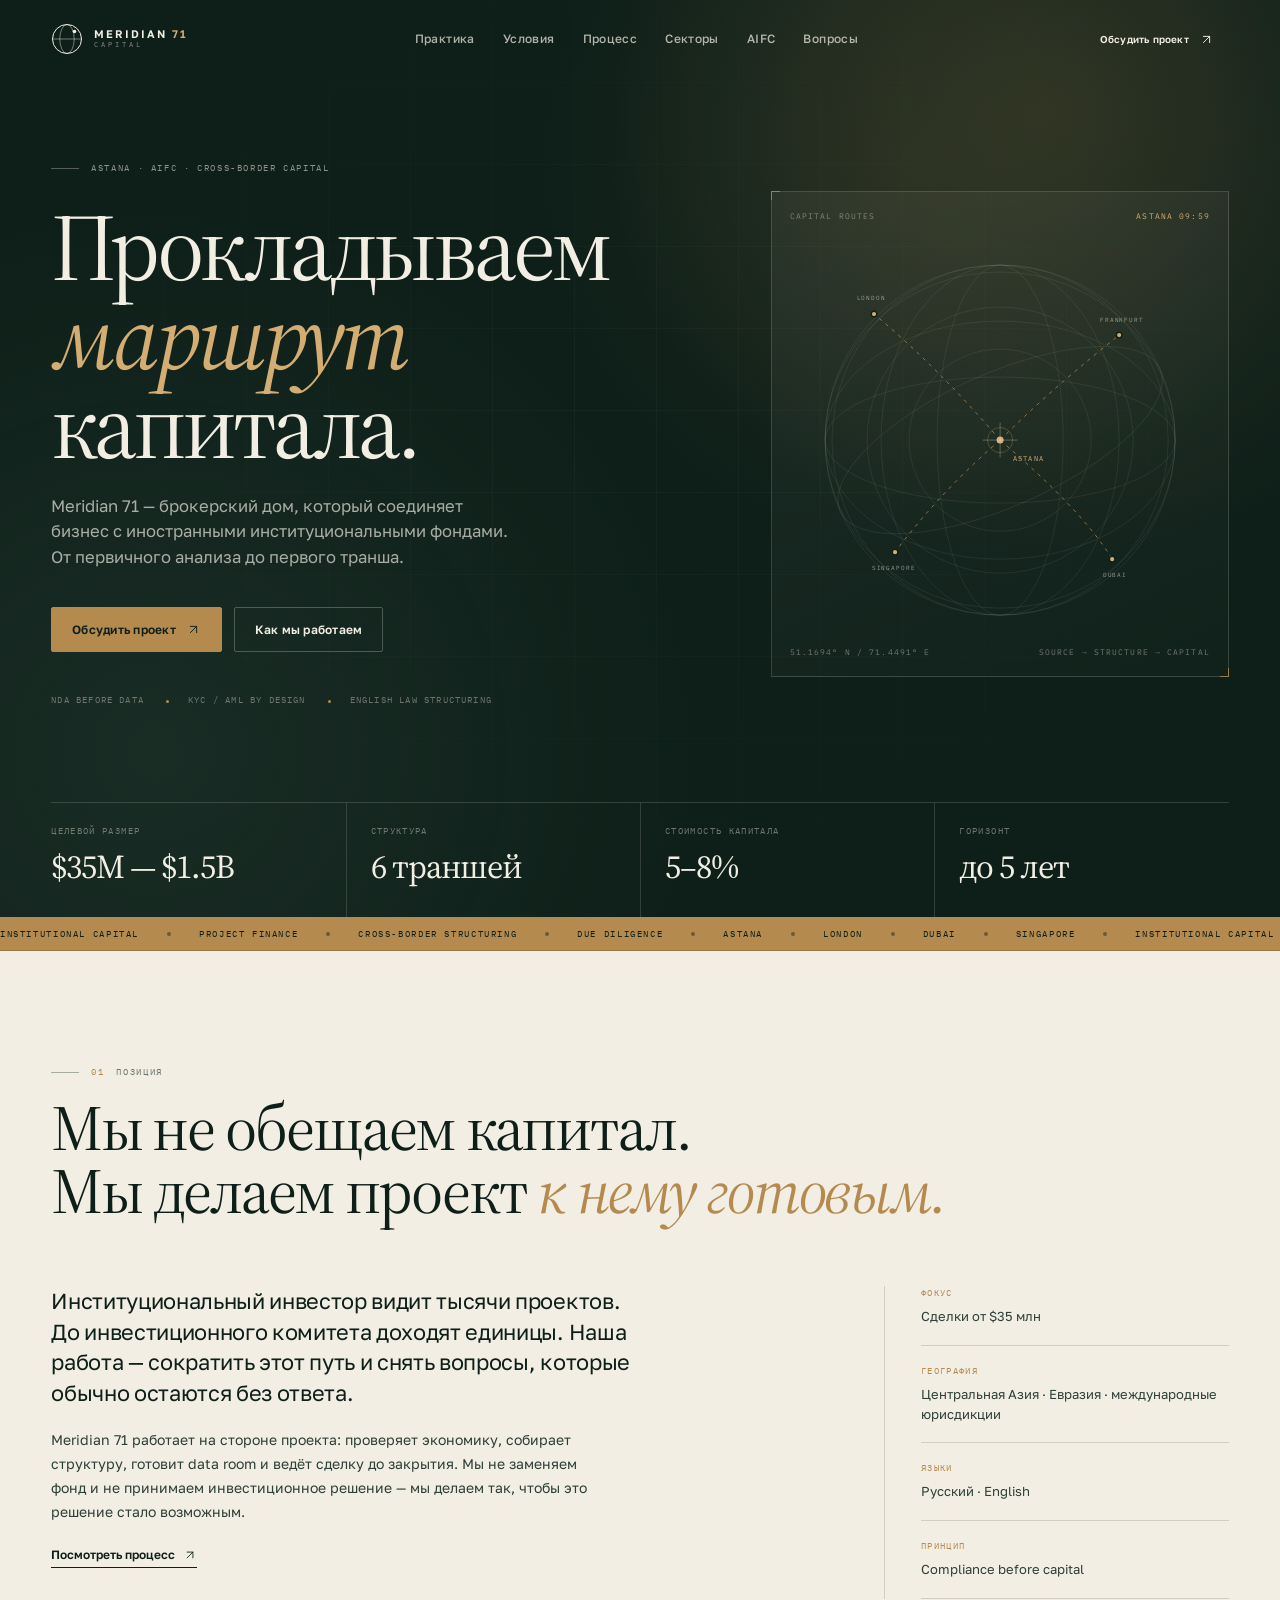
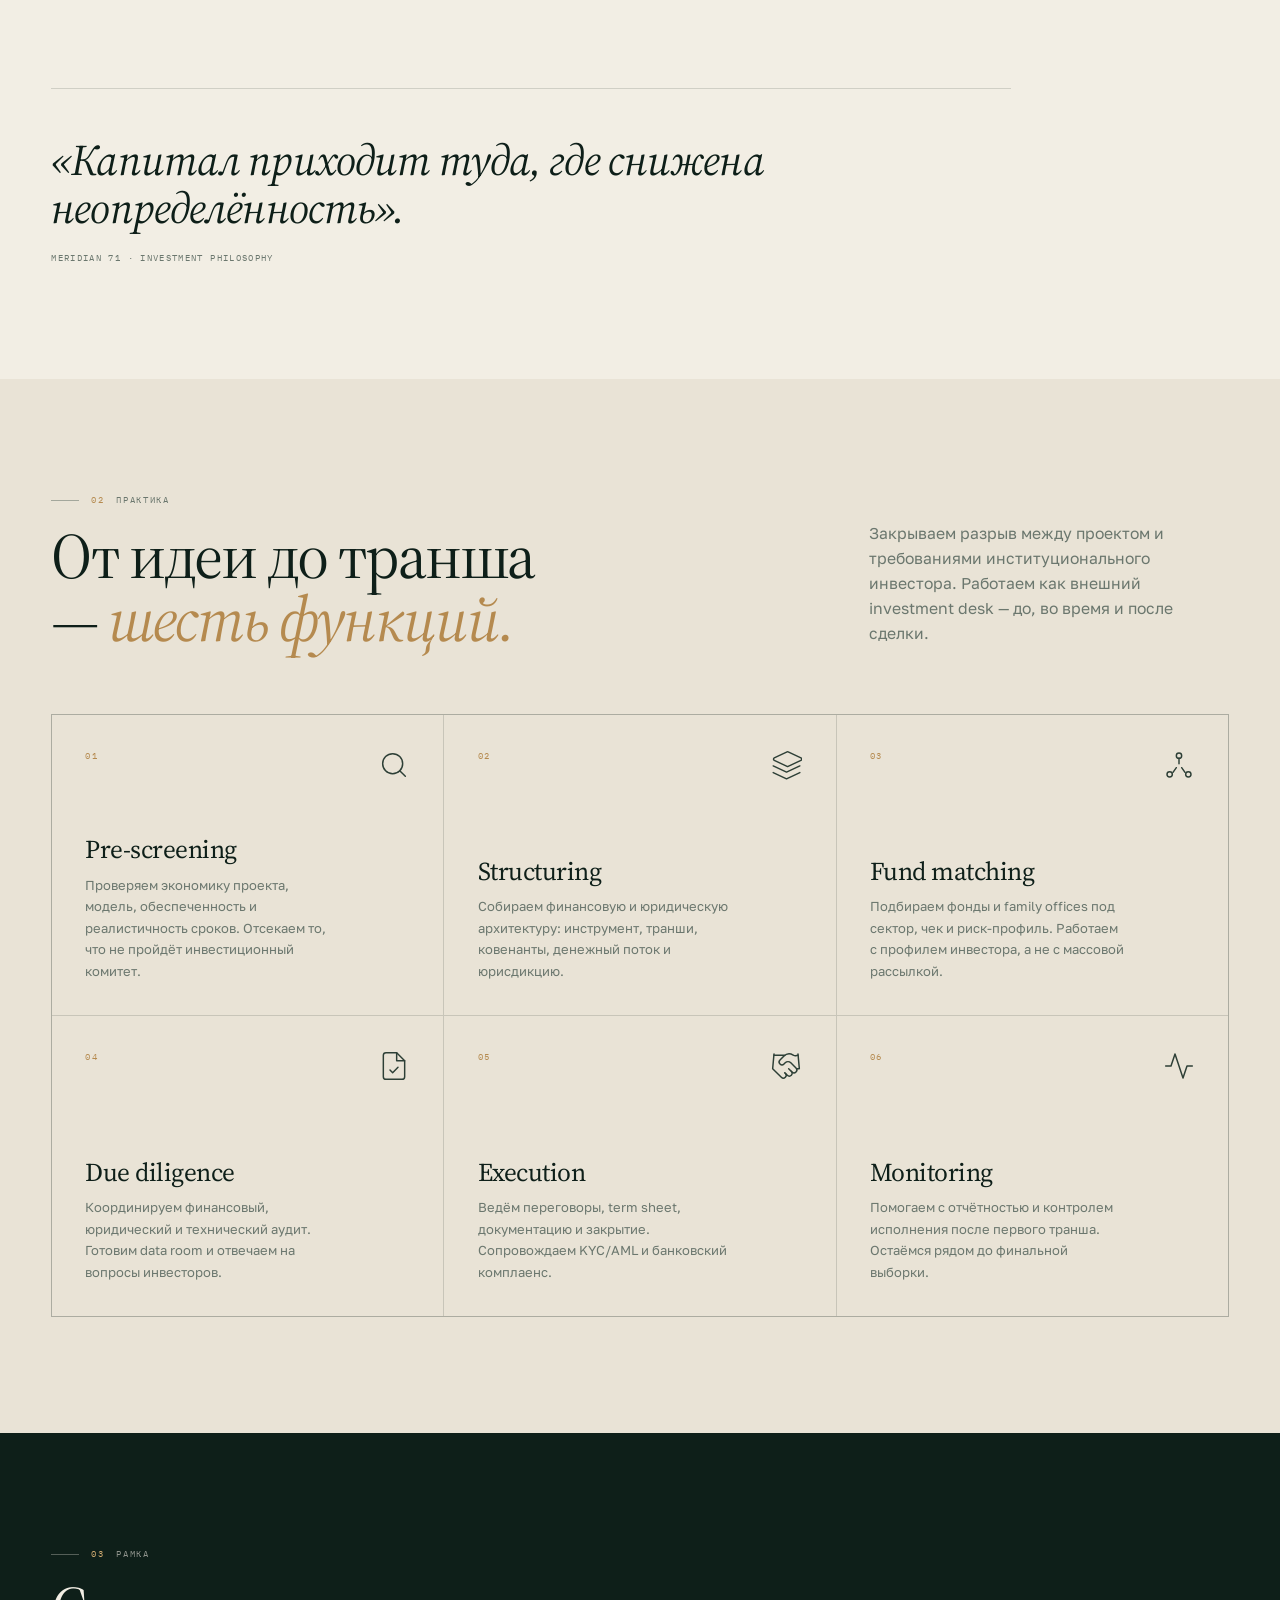
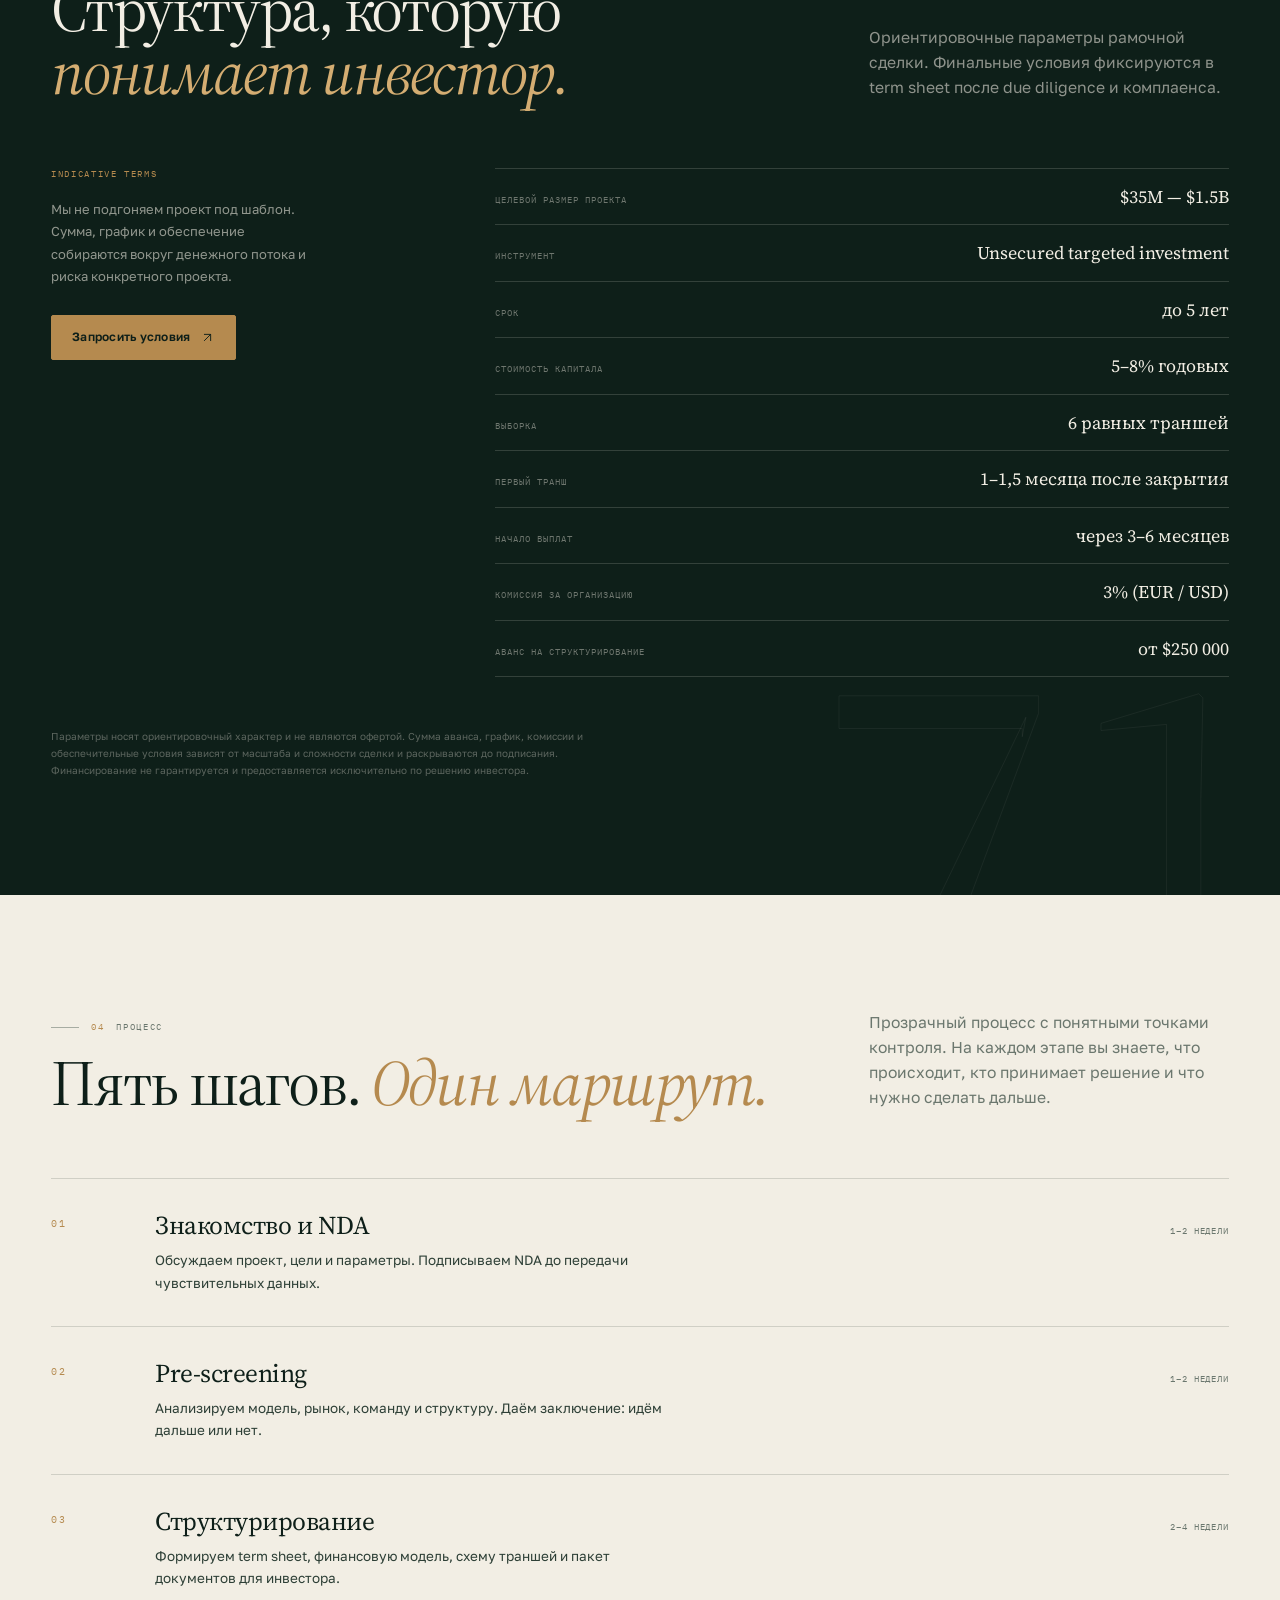
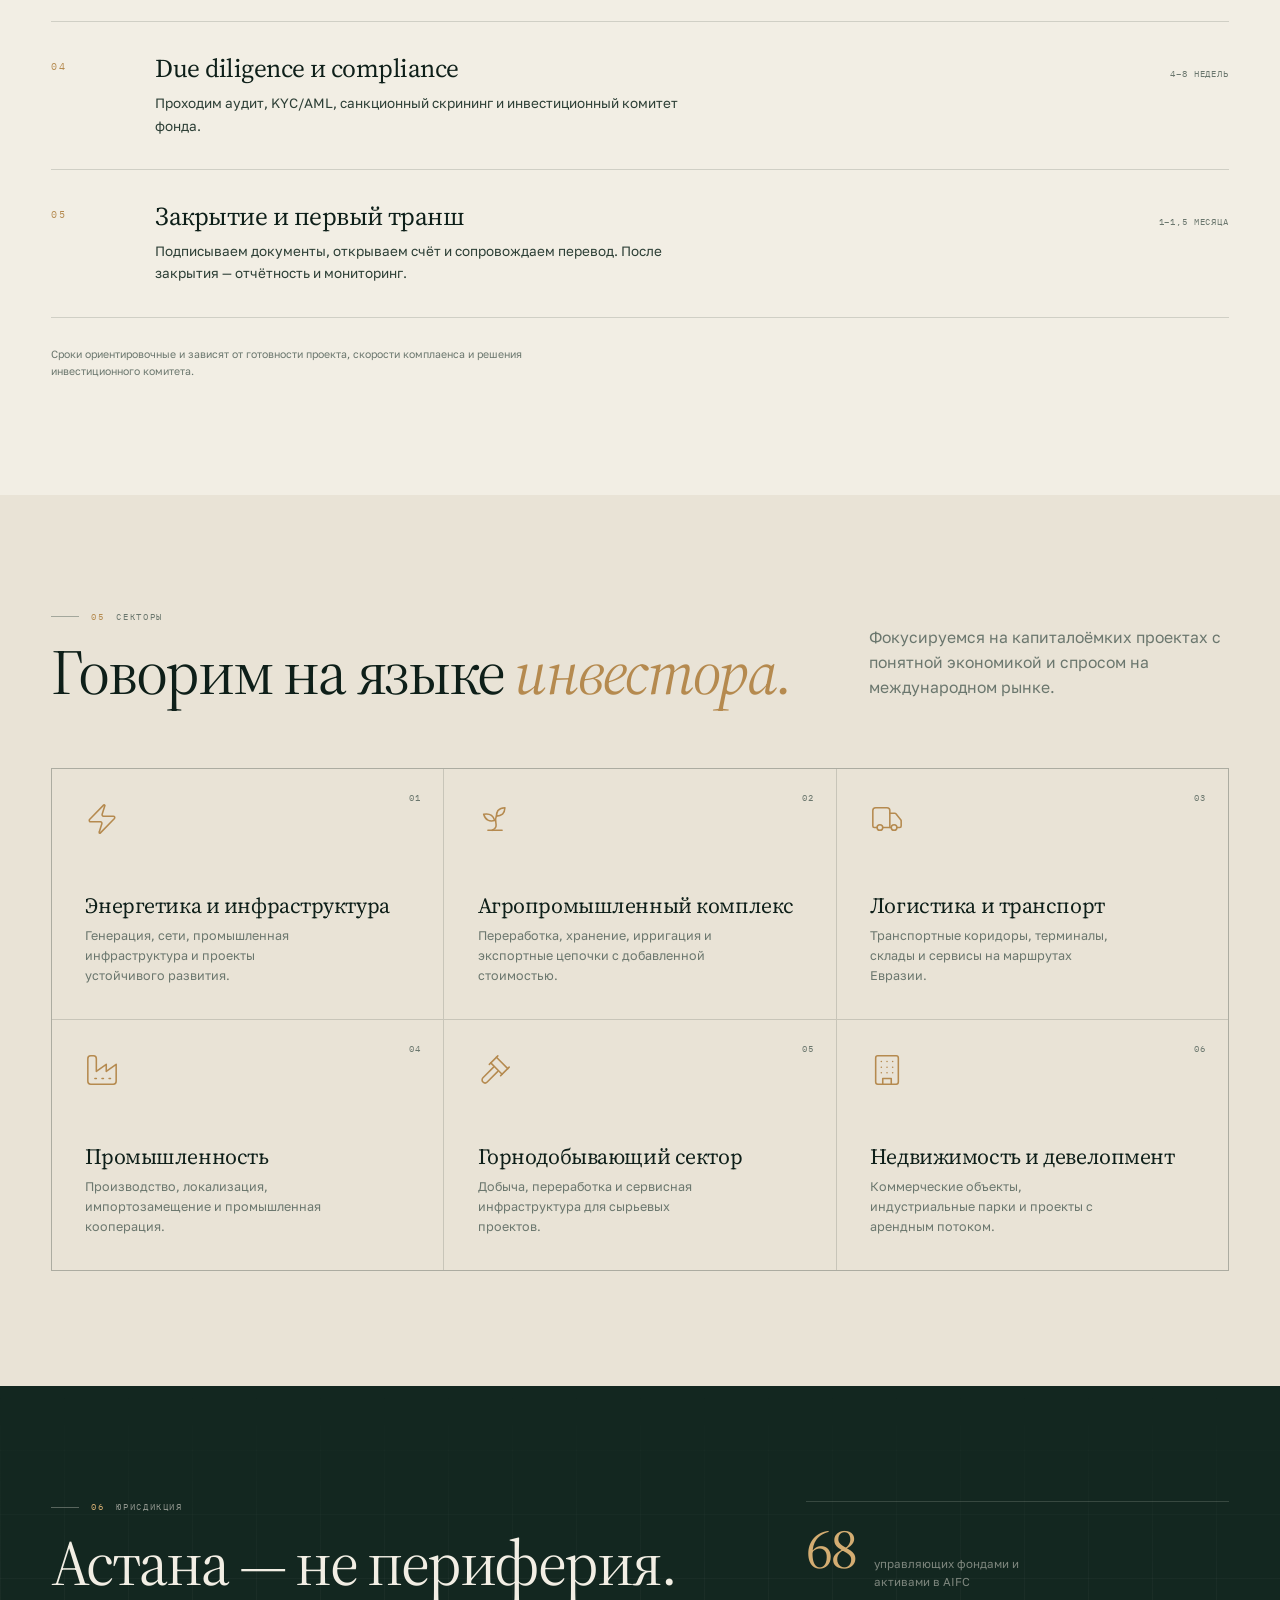
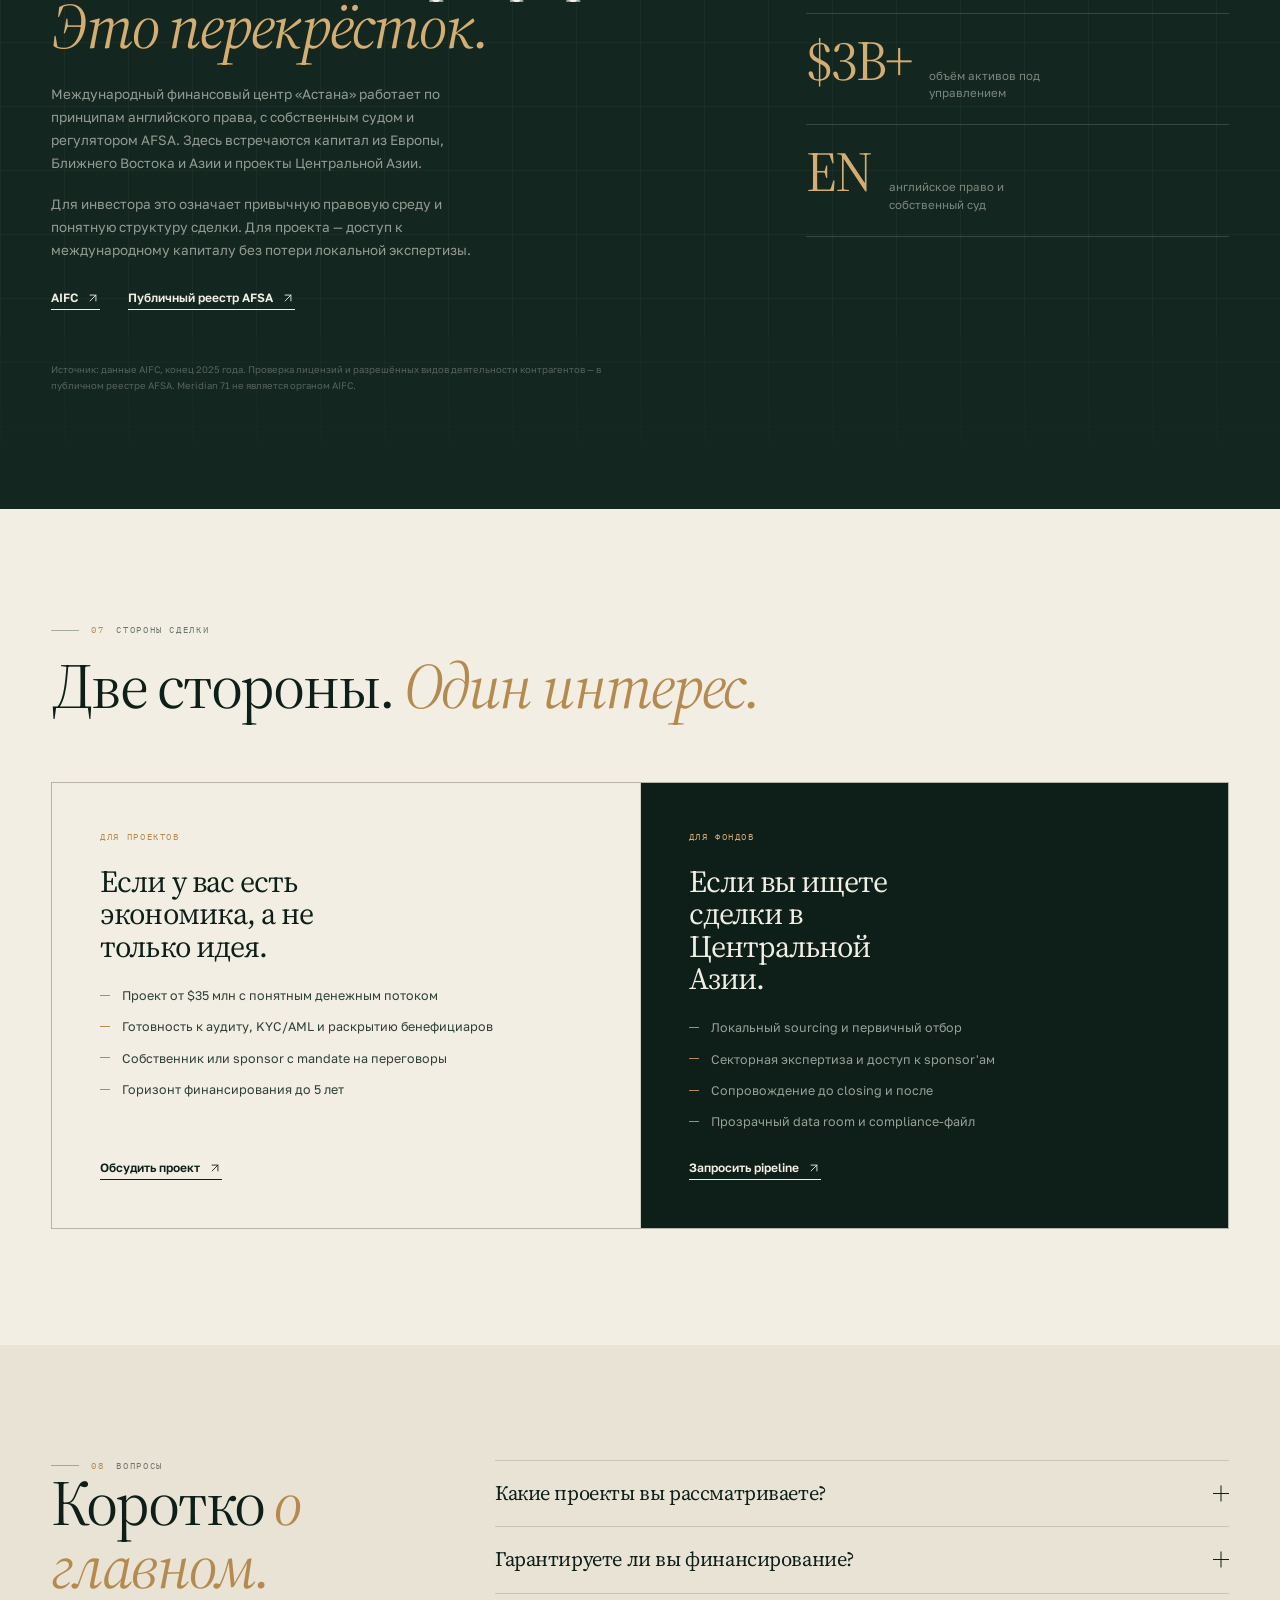
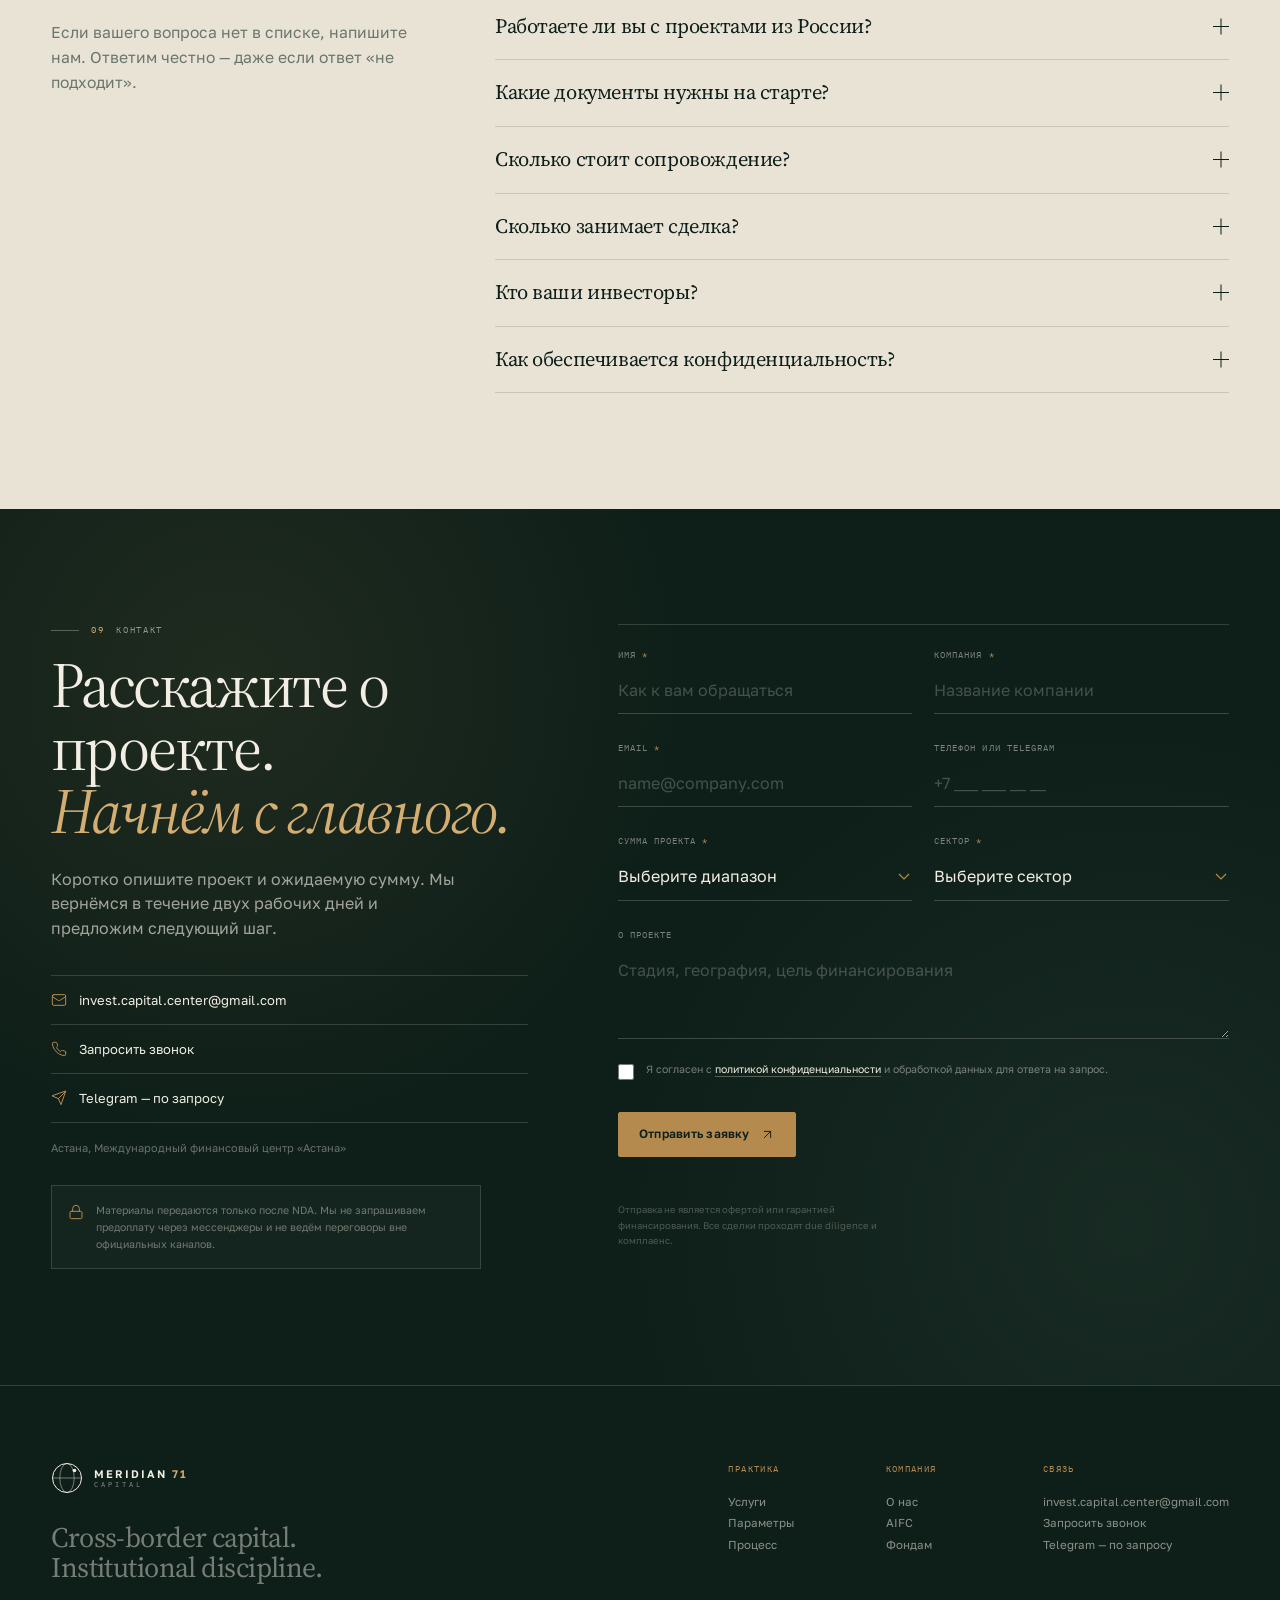
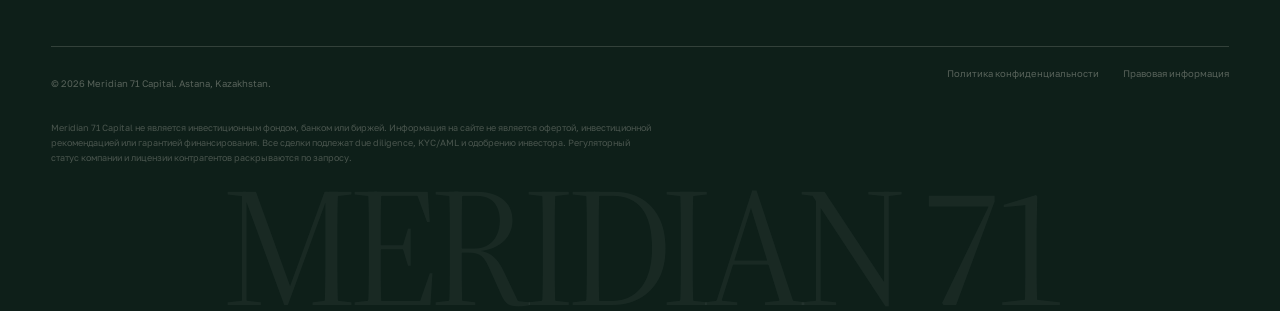
<file: index.html>
<!doctype html>
<html lang="ru">
<head>
  <meta charset="utf-8">
  <meta name="viewport" content="width=device-width, initial-scale=1">
  <title>Meridian 71 — капитал для проектов от $35 млн | Astana</title>
  <meta name="description" content="Meridian 71 — брокерский дом в Астане. Помогаем бизнесу привлекать финансирование от иностранных институциональных фондов: от первичного анализа до первого транша.">
  <meta name="theme-color" content="#0e1f19">
  <meta property="og:type" content="website">
  <meta property="og:locale" content="ru_RU">
  <meta property="og:site_name" content="Meridian 71">
  <meta property="og:title" content="Meridian 71 — маршрут капитала">
  <meta property="og:description" content="Соединяем проекты в Евразии с иностранными институциональными фондами. Целевой размер сделки — от $35 млн до $1,5 млрд.">
  <meta property="og:url" content="https://meridian71.kz/">
  <meta property="og:image" content="https://meridian71.kz/assets/og-image.png">
  <meta property="og:image:width" content="1200">
  <meta property="og:image:height" content="630">
  <meta property="og:image:alt" content="Meridian 71 — маршрут капитала">
  <meta name="twitter:card" content="summary_large_image">
  <link rel="icon" href="assets/favicon.svg" type="image/svg+xml">
  <link rel="preload" href="assets/fonts.css" as="style">
  <link rel="stylesheet" href="assets/fonts.css">
  <link rel="stylesheet" href="assets/styles.css">
  <script>document.documentElement.classList.add('js');</script>
</head>
<body id="top">
  <svg class="svg-sprite" xmlns="http://www.w3.org/2000/svg" aria-hidden="true">
    <symbol id="icon-arrow" viewBox="0 0 24 24"><path d="M7 17 17 7"/><path d="M7 7h10v10"/></symbol>
    <symbol id="icon-search" viewBox="0 0 24 24"><circle cx="11" cy="11" r="7.5"/><path d="m20.5 20.5-4.2-4.2"/></symbol>
    <symbol id="icon-layers" viewBox="0 0 24 24"><path d="m12.8 2.2-9.6 4.5a1 1 0 0 0 0 1.8l9.6 4.5a1 1 0 0 0 .8 0l9.6-4.5a1 1 0 0 0 0-1.8l-9.6-4.5a1 1 0 0 0-.8 0Z"/><path d="m22.4 12.7-9.6 4.5a1 1 0 0 1-.8 0l-9.6-4.5"/><path d="m22.4 17.7-9.6 4.5a1 1 0 0 1-.8 0l-9.6-4.5"/></symbol>
    <symbol id="icon-network" viewBox="0 0 24 24"><circle cx="12" cy="5" r="2"/><circle cx="5" cy="19" r="2"/><circle cx="19" cy="19" r="2"/><path d="M12 7v4"/><path d="m7.5 17.5 2.5-3.5"/><path d="m16.5 17.5-2.5-3.5"/></symbol>
    <symbol id="icon-file" viewBox="0 0 24 24"><path d="M14 2H6a2 2 0 0 0-2 2v16a2 2 0 0 0 2 2h12a2 2 0 0 0 2-2V8Z"/><path d="M14 2v6h6"/><path d="m9 15 2 2 4-4"/></symbol>
    <symbol id="icon-handshake" viewBox="0 0 24 24"><path d="m11 17 2 2a1 1 0 1 0 3-3"/><path d="m14 14 2.5 2.5a1 1 0 1 0 3-3l-3.9-3.9a3 3 0 0 0-4.2 0l-.9.9a1 1 0 1 1-3-3l2.8-2.8a5.8 5.8 0 0 1 7.1-.9l.5.3a2 2 0 0 0 1.4.2L21 4"/><path d="m21 3 1 11h-2"/><path d="M3 3 2 14l6.5 6.5a1 1 0 1 0 3-3"/><path d="M3 4h8"/></symbol>
    <symbol id="icon-activity" viewBox="0 0 24 24"><path d="M22 12h-4l-3 9L9 3l-3 9H2"/></symbol>
    <symbol id="icon-zap" viewBox="0 0 24 24"><path d="M4 14a1 1 0 0 1-.8-1.6l9.9-10.2a.5.5 0 0 1 .9.5l-1.9 6a1 1 0 0 0 .9 1.3h7a1 1 0 0 1 .8 1.6l-9.9 10.2a.5.5 0 0 1-.9-.5l1.9-6a1 1 0 0 0-.9-1.3Z"/></symbol>
    <symbol id="icon-sprout" viewBox="0 0 24 24"><path d="M7 20h10"/><path d="M10 20c5.5-2.5.8-6.4 3-10"/><path d="M9.5 9.4c1.1.8 1.8 2.2 2.3 3.7-2 .4-3.5.4-4.8-.3-1.2-.6-2.3-1.9-3-4.2 2.8-.5 4.4 0 5.5.8Z"/><path d="M14.1 6a7 7 0 0 0-1.1 4c1.9-.1 3.3-.6 4.3-1.4 1-1 1.6-2.3 1.7-4.6-2.7.1-4 1-4.9 2Z"/></symbol>
    <symbol id="icon-truck" viewBox="0 0 24 24"><path d="M14 18V6a2 2 0 0 0-2-2H4a2 2 0 0 0-2 2v11a1 1 0 0 0 1 1h2"/><path d="M15 18H9"/><path d="M19 18h2a1 1 0 0 0 1-1v-3.7a1 1 0 0 0-.2-.6l-3.5-4.4A1 1 0 0 0 17.5 8H14"/><circle cx="17" cy="18" r="2"/><circle cx="7" cy="18" r="2"/></symbol>
    <symbol id="icon-factory" viewBox="0 0 24 24"><path d="M2 20a2 2 0 0 0 2 2h16a2 2 0 0 0 2-2V8l-7 5V8l-7 5V4a2 2 0 0 0-2-2H4a2 2 0 0 0-2 2Z"/><path d="M17 18h1"/><path d="M12 18h1"/><path d="M7 18h1"/></symbol>
    <symbol id="icon-pickaxe" viewBox="0 0 24 24"><path d="m14 13-7.5 7.5a2.1 2.1 0 0 1-3-3L11 10"/><path d="m16 16 6-6"/><path d="m8 8 6-6"/><path d="m9 7 8 8"/><path d="m21 11-8-8"/></symbol>
    <symbol id="icon-building" viewBox="0 0 24 24"><rect width="16" height="20" x="4" y="2" rx="1.5"/><path d="M9 22v-4h6v4"/><path d="M8 6h.01"/><path d="M16 6h.01"/><path d="M12 6h.01"/><path d="M12 10h.01"/><path d="M12 14h.01"/><path d="M16 10h.01"/><path d="M16 14h.01"/><path d="M8 10h.01"/><path d="M8 14h.01"/></symbol>
    <symbol id="icon-globe" viewBox="0 0 24 24"><circle cx="12" cy="12" r="9.5"/><path d="M12 2.5a14.5 14.5 0 0 0 0 19 14.5 14.5 0 0 0 0-19"/><path d="M2.5 12h19"/></symbol>
    <symbol id="icon-mail" viewBox="0 0 24 24"><rect width="20" height="16" x="2" y="4" rx="2"/><path d="m22 7-8.9 5.7a2 2 0 0 1-2.1 0L2 7"/></symbol>
    <symbol id="icon-phone" viewBox="0 0 24 24"><path d="M22 16.9v3a2 2 0 0 1-2.2 2 19.8 19.8 0 0 1-8.6-3.1 19.5 19.5 0 0 1-6-6A19.8 19.8 0 0 1 2.1 4.2 2 2 0 0 1 4.1 2h3a2 2 0 0 1 2 1.7c.1 1 .4 2 .7 2.9a2 2 0 0 1-.5 2.1L8.1 9.9a16 16 0 0 0 6 6l1.2-1.2a2 2 0 0 1 2.1-.5c.9.3 1.9.6 2.9.7a2 2 0 0 1 1.7 2Z"/></symbol>
    <symbol id="icon-send" viewBox="0 0 24 24"><path d="m22 2-7 20-4-9-9-4Z"/><path d="M22 2 11 13"/></symbol>
    <symbol id="icon-check" viewBox="0 0 24 24"><path d="M20 6 9 17l-5-5"/></symbol>
    <symbol id="icon-lock" viewBox="0 0 24 24"><rect width="18" height="11" x="3" y="11" rx="2"/><path d="M7 11V7a5 5 0 0 1 10 0v4"/></symbol>
  </svg>

  <a class="skip-link" href="#main">Перейти к содержанию</a>

  <header class="site-header" id="site-header">
    <div class="container header-inner">
      <a class="brand" href="#top" aria-label="Meridian 71 — на главную">
        <svg class="brand-mark" viewBox="0 0 32 32" aria-hidden="true">
          <circle cx="16" cy="16" r="14.5" fill="none" stroke="currentColor" stroke-width="1"/>
          <ellipse cx="16" cy="16" rx="7.2" ry="14.5" fill="none" stroke="currentColor" stroke-width="1" opacity=".45"/>
          <path d="M1.5 16h29" fill="none" stroke="currentColor" stroke-width="1" opacity=".45"/>
          <circle cx="23.5" cy="8.5" r="1.8" fill="currentColor"/>
        </svg>
        <span class="brand-text">
          <span class="brand-name">MERIDIAN <b>71</b></span>
          <span class="brand-sub">CAPITAL</span>
        </span>
      </a>

      <nav class="site-nav" aria-label="Основная навигация">
        <a href="#practice">Практика</a>
        <a href="#terms">Условия</a>
        <a href="#process">Процесс</a>
        <a href="#sectors">Секторы</a>
        <a href="#jurisdiction">AIFC</a>
        <a href="#faq">Вопросы</a>
      </nav>

      <a class="btn btn-small header-cta" href="#contact">
        <span>Обсудить проект</span>
        <svg class="icon" aria-hidden="true"><use href="#icon-arrow"></use></svg>
      </a>

      <button class="menu-toggle" type="button" aria-label="Открыть меню" aria-expanded="false" aria-controls="mobile-menu">
        <span></span><span></span>
      </button>
    </div>
  </header>

  <div class="mobile-menu" id="mobile-menu" aria-hidden="true">
    <div class="mobile-menu-inner">
      <p class="mobile-menu-label">Навигация</p>
      <nav class="mobile-nav" aria-label="Мобильная навигация">
        <a href="#practice"><span>01</span>Практика</a>
        <a href="#terms"><span>02</span>Условия</a>
        <a href="#process"><span>03</span>Процесс</a>
        <a href="#sectors"><span>04</span>Секторы</a>
        <a href="#jurisdiction"><span>05</span>AIFC</a>
        <a href="#faq"><span>06</span>Вопросы</a>
      </nav>
      <div class="mobile-menu-footer">
        <a class="btn btn-brass" href="#contact">
          <span>Обсудить проект</span>
          <svg class="icon" aria-hidden="true"><use href="#icon-arrow"></use></svg>
        </a>
        <div class="mobile-contact">
          <a href="mailto:invest.capital.center@gmail.com">invest.capital.center@gmail.com</a>
          <a href="mailto:invest.capital.center@gmail.com?subject=Запрос%20звонка">Запросить звонок</a>
        </div>
      </div>
    </div>
  </div>

  <main id="main">
    <section class="hero" aria-labelledby="hero-title">
      <div class="hero-grid-bg" aria-hidden="true"></div>
      <div class="container hero-grid">
        <div class="hero-copy">
          <p class="eyebrow eyebrow-light reveal">Astana · AIFC · Cross-border capital</p>
          <h1 class="hero-title reveal" id="hero-title" style="--d:.08s">Прокладываем <em>маршрут</em> капитала.</h1>
          <p class="hero-lede reveal" style="--d:.16s">Meridian 71 — брокерский дом, который соединяет бизнес с иностранными институциональными фондами. От первичного анализа до первого транша.</p>
          <div class="hero-actions reveal" style="--d:.24s">
            <a class="btn btn-brass" href="#contact">
              <span>Обсудить проект</span>
              <svg class="icon" aria-hidden="true"><use href="#icon-arrow"></use></svg>
            </a>
            <a class="btn btn-ghost-light" href="#process">
              <span>Как мы работаем</span>
            </a>
          </div>
          <p class="hero-meta reveal" style="--d:.32s">
            <span>NDA before data</span>
            <span>KYC / AML by design</span>
            <span>English law structuring</span>
          </p>
        </div>

        <figure class="route-card reveal" style="--d:.2s" aria-label="Схема маршрутов капитала: Лондон, Франкфурт, Дубай, Сингапур и Астана">
          <div class="route-meta">
            <span>Capital routes</span>
            <span class="route-time">Astana <time data-astana-time>--:--</time></span>
          </div>
          <div class="route-canvas">
            <svg class="route-svg" viewBox="0 0 600 600" role="img" aria-hidden="true">
              <g class="route-globe">
                <circle cx="300" cy="300" r="250"/>
                <circle cx="300" cy="300" r="190"/>
                <circle cx="300" cy="300" r="130"/>
                <ellipse cx="300" cy="300" rx="90" ry="250"/>
                <ellipse cx="300" cy="300" rx="170" ry="250"/>
                <ellipse cx="300" cy="300" rx="240" ry="250"/>
                <ellipse cx="300" cy="300" rx="250" ry="90"/>
                <ellipse cx="300" cy="300" rx="250" ry="170"/>
                <ellipse cx="300" cy="300" rx="250" ry="240"/>
                <ellipse cx="300" cy="300" rx="250" ry="95" transform="rotate(-24 300 300)"/>
              </g>
              <g class="route-path">
                <path d="M300 300 C 240 230 180 170 120 120"/>
                <path d="M300 300 C 360 240 420 190 470 150"/>
                <path d="M300 300 C 370 360 430 420 460 470"/>
                <path d="M300 300 C 230 360 180 420 150 460"/>
              </g>
              <g class="route-node">
                <circle cx="120" cy="120" r="4"/>
                <circle cx="470" cy="150" r="4"/>
                <circle cx="460" cy="470" r="4"/>
                <circle cx="150" cy="460" r="4"/>
              </g>
              <circle class="route-center-pulse" cx="300" cy="300" r="18"/>
              <circle class="route-center" cx="300" cy="300" r="5"/>
              <path class="route-cross" d="M275 300h50M300 275v50"/>
              <g class="route-labels">
                <text x="116" y="100" text-anchor="middle">LONDON</text>
                <text x="474" y="132" text-anchor="middle">FRANKFURT</text>
                <text x="464" y="495" text-anchor="middle">DUBAI</text>
                <text x="148" y="485" text-anchor="middle">SINGAPORE</text>
                <text x="318" y="330" text-anchor="start" class="route-label-astana">ASTANA</text>
              </g>
            </svg>
          </div>
          <figcaption class="route-caption">
            <span>51.1694° N / 71.4491° E</span>
            <span>Source → structure → capital</span>
          </figcaption>
        </figure>
      </div>

      <div class="container">
        <dl class="hero-stats reveal">
          <div class="stat">
            <dt>Целевой размер</dt>
            <dd>$35M — $1.5B</dd>
          </div>
          <div class="stat">
            <dt>Структура</dt>
            <dd>6 траншей</dd>
          </div>
          <div class="stat">
            <dt>Стоимость капитала</dt>
            <dd>5–8%</dd>
          </div>
          <div class="stat">
            <dt>Горизонт</dt>
            <dd>до 5 лет</dd>
          </div>
        </dl>
      </div>
    </section>

    <div class="marquee" aria-hidden="true">
      <div class="marquee-track">
        <span>Institutional capital</span><i></i>
        <span>Project finance</span><i></i>
        <span>Cross-border structuring</span><i></i>
        <span>Due diligence</span><i></i>
        <span>Astana</span><i></i>
        <span>London</span><i></i>
        <span>Dubai</span><i></i>
        <span>Singapore</span><i></i>
        <span>Institutional capital</span><i></i>
        <span>Project finance</span><i></i>
        <span>Cross-border structuring</span><i></i>
        <span>Due diligence</span><i></i>
        <span>Astana</span><i></i>
        <span>London</span><i></i>
        <span>Dubai</span><i></i>
        <span>Singapore</span><i></i>
      </div>
    </div>

    <section class="section section-paper" id="about">
      <div class="container">
        <div class="section-head about-head">
          <p class="eyebrow reveal"><span>01</span> Позиция</p>
          <h2 class="display reveal" style="--d:.06s">Мы не обещаем капитал.<br>Мы делаем проект <em>к нему готовым.</em></h2>
        </div>
        <div class="about-grid">
          <div class="about-copy reveal" style="--d:.1s">
            <p class="lede">Институциональный инвестор видит тысячи проектов. До инвестиционного комитета доходят единицы. Наша работа — сократить этот путь и снять вопросы, которые обычно остаются без ответа.</p>
            <p>Meridian 71 работает на стороне проекта: проверяет экономику, собирает структуру, готовит data room и ведёт сделку до закрытия. Мы не заменяем фонд и не принимаем инвестиционное решение — мы делаем так, чтобы это решение стало возможным.</p>
            <a class="text-link" href="#process">Посмотреть процесс <svg class="icon" aria-hidden="true"><use href="#icon-arrow"></use></svg></a>
          </div>
          <aside class="about-facts reveal" style="--d:.16s" aria-label="Ключевые факты">
            <div class="fact">
              <span class="fact-label">Фокус</span>
              <span class="fact-value">Сделки от $35 млн</span>
            </div>
            <div class="fact">
              <span class="fact-label">География</span>
              <span class="fact-value">Центральная Азия · Евразия · международные юрисдикции</span>
            </div>
            <div class="fact">
              <span class="fact-label">Языки</span>
              <span class="fact-value">Русский · English</span>
            </div>
            <div class="fact">
              <span class="fact-label">Принцип</span>
              <span class="fact-value">Compliance before capital</span>
            </div>
          </aside>
        </div>
        <blockquote class="pull-quote reveal">
          <p>«Капитал приходит туда, где снижена неопределённость».</p>
          <cite>Meridian 71 · Investment philosophy</cite>
        </blockquote>
      </div>
    </section>

    <section class="section section-paper-2" id="practice">
      <div class="container">
        <div class="section-head split">
          <div>
            <p class="eyebrow reveal"><span>02</span> Практика</p>
            <h2 class="display reveal" style="--d:.06s">От идеи до транша — <em>шесть функций.</em></h2>
          </div>
          <p class="section-intro reveal" style="--d:.12s">Закрываем разрыв между проектом и требованиями институционального инвестора. Работаем как внешний investment desk — до, во время и после сделки.</p>
        </div>
        <div class="service-grid">
          <article class="service-card reveal">
            <div class="service-top">
              <span class="service-num">01</span>
              <svg class="icon service-icon" aria-hidden="true"><use href="#icon-search"></use></svg>
            </div>
            <h3>Pre-screening</h3>
            <p>Проверяем экономику проекта, модель, обеспеченность и реалистичность сроков. Отсекаем то, что не пройдёт инвестиционный комитет.</p>
            <span class="service-arrow"><svg class="icon" aria-hidden="true"><use href="#icon-arrow"></use></svg></span>
          </article>
          <article class="service-card reveal" style="--d:.06s">
            <div class="service-top">
              <span class="service-num">02</span>
              <svg class="icon service-icon" aria-hidden="true"><use href="#icon-layers"></use></svg>
            </div>
            <h3>Structuring</h3>
            <p>Собираем финансовую и юридическую архитектуру: инструмент, транши, ковенанты, денежный поток и юрисдикцию.</p>
            <span class="service-arrow"><svg class="icon" aria-hidden="true"><use href="#icon-arrow"></use></svg></span>
          </article>
          <article class="service-card reveal" style="--d:.12s">
            <div class="service-top">
              <span class="service-num">03</span>
              <svg class="icon service-icon" aria-hidden="true"><use href="#icon-network"></use></svg>
            </div>
            <h3>Fund matching</h3>
            <p>Подбираем фонды и family offices под сектор, чек и риск-профиль. Работаем с профилем инвестора, а не с массовой рассылкой.</p>
            <span class="service-arrow"><svg class="icon" aria-hidden="true"><use href="#icon-arrow"></use></svg></span>
          </article>
          <article class="service-card reveal">
            <div class="service-top">
              <span class="service-num">04</span>
              <svg class="icon service-icon" aria-hidden="true"><use href="#icon-file"></use></svg>
            </div>
            <h3>Due diligence</h3>
            <p>Координируем финансовый, юридический и технический аудит. Готовим data room и отвечаем на вопросы инвесторов.</p>
            <span class="service-arrow"><svg class="icon" aria-hidden="true"><use href="#icon-arrow"></use></svg></span>
          </article>
          <article class="service-card reveal" style="--d:.06s">
            <div class="service-top">
              <span class="service-num">05</span>
              <svg class="icon service-icon" aria-hidden="true"><use href="#icon-handshake"></use></svg>
            </div>
            <h3>Execution</h3>
            <p>Ведём переговоры, term sheet, документацию и закрытие. Сопровождаем KYC/AML и банковский комплаенс.</p>
            <span class="service-arrow"><svg class="icon" aria-hidden="true"><use href="#icon-arrow"></use></svg></span>
          </article>
          <article class="service-card reveal" style="--d:.12s">
            <div class="service-top">
              <span class="service-num">06</span>
              <svg class="icon service-icon" aria-hidden="true"><use href="#icon-activity"></use></svg>
            </div>
            <h3>Monitoring</h3>
            <p>Помогаем с отчётностью и контролем исполнения после первого транша. Остаёмся рядом до финальной выборки.</p>
            <span class="service-arrow"><svg class="icon" aria-hidden="true"><use href="#icon-arrow"></use></svg></span>
          </article>
        </div>
      </div>
    </section>

    <section class="section section-dark" id="terms">
      <div class="container">
        <div class="section-head split">
          <div>
            <p class="eyebrow eyebrow-light reveal"><span>03</span> Рамка</p>
            <h2 class="display light reveal" style="--d:.06s">Структура, которую <em>понимает инвестор.</em></h2>
          </div>
          <p class="section-intro light reveal" style="--d:.12s">Ориентировочные параметры рамочной сделки. Финальные условия фиксируются в term sheet после due diligence и комплаенса.</p>
        </div>
        <div class="terms-layout">
          <div class="terms-aside reveal">
            <p class="mono-label">Indicative terms</p>
            <p>Мы не подгоняем проект под шаблон. Сумма, график и обеспечение собираются вокруг денежного потока и риска конкретного проекта.</p>
            <a class="btn btn-brass" href="#contact">
              <span>Запросить условия</span>
              <svg class="icon" aria-hidden="true"><use href="#icon-arrow"></use></svg>
            </a>
          </div>
          <dl class="terms-list reveal" style="--d:.1s">
            <div>
              <dt>Целевой размер проекта</dt>
              <dd>$35M — $1.5B</dd>
            </div>
            <div>
              <dt>Инструмент</dt>
              <dd>Unsecured targeted investment</dd>
            </div>
            <div>
              <dt>Срок</dt>
              <dd>до 5 лет</dd>
            </div>
            <div>
              <dt>Стоимость капитала</dt>
              <dd>5–8% годовых</dd>
            </div>
            <div>
              <dt>Выборка</dt>
              <dd>6 равных траншей</dd>
            </div>
            <div>
              <dt>Первый транш</dt>
              <dd>1–1,5 месяца после закрытия</dd>
            </div>
            <div>
              <dt>Начало выплат</dt>
              <dd>через 3–6 месяцев</dd>
            </div>
            <div>
              <dt>Комиссия за организацию</dt>
              <dd>3% (EUR / USD)</dd>
            </div>
            <div>
              <dt>Аванс на структурирование</dt>
              <dd>от $250 000</dd>
            </div>
          </dl>
        </div>
        <p class="disclaimer reveal">Параметры носят ориентировочный характер и не являются офертой. Сумма аванса, график, комиссии и обеспечительные условия зависят от масштаба и сложности сделки и раскрываются до подписания. Финансирование не гарантируется и предоставляется исключительно по решению инвестора.</p>
        <span class="terms-watermark" aria-hidden="true">71</span>
      </div>
    </section>

    <section class="section section-paper" id="process">
      <div class="container">
        <div class="section-head split">
          <div>
            <p class="eyebrow reveal"><span>04</span> Процесс</p>
            <h2 class="display reveal" style="--d:.06s">Пять шагов. <em>Один маршрут.</em></h2>
          </div>
          <p class="section-intro reveal" style="--d:.12s">Прозрачный процесс с понятными точками контроля. На каждом этапе вы знаете, что происходит, кто принимает решение и что нужно сделать дальше.</p>
        </div>
        <ol class="process-list">
          <li class="process-step reveal">
            <span class="step-num">01</span>
            <div class="step-body">
              <div class="step-top">
                <h3>Знакомство и NDA</h3>
                <span class="step-time">1–2 недели</span>
              </div>
              <p>Обсуждаем проект, цели и параметры. Подписываем NDA до передачи чувствительных данных.</p>
            </div>
          </li>
          <li class="process-step reveal">
            <span class="step-num">02</span>
            <div class="step-body">
              <div class="step-top">
                <h3>Pre-screening</h3>
                <span class="step-time">1–2 недели</span>
              </div>
              <p>Анализируем модель, рынок, команду и структуру. Даём заключение: идём дальше или нет.</p>
            </div>
          </li>
          <li class="process-step reveal">
            <span class="step-num">03</span>
            <div class="step-body">
              <div class="step-top">
                <h3>Структурирование</h3>
                <span class="step-time">2–4 недели</span>
              </div>
              <p>Формируем term sheet, финансовую модель, схему траншей и пакет документов для инвестора.</p>
            </div>
          </li>
          <li class="process-step reveal">
            <span class="step-num">04</span>
            <div class="step-body">
              <div class="step-top">
                <h3>Due diligence и compliance</h3>
                <span class="step-time">4–8 недель</span>
              </div>
              <p>Проходим аудит, KYC/AML, санкционный скрининг и инвестиционный комитет фонда.</p>
            </div>
          </li>
          <li class="process-step reveal">
            <span class="step-num">05</span>
            <div class="step-body">
              <div class="step-top">
                <h3>Закрытие и первый транш</h3>
                <span class="step-time">1–1,5 месяца</span>
              </div>
              <p>Подписываем документы, открываем счёт и сопровождаем перевод. После закрытия — отчётность и мониторинг.</p>
            </div>
          </li>
        </ol>
        <p class="note reveal">Сроки ориентировочные и зависят от готовности проекта, скорости комплаенса и решения инвестиционного комитета.</p>
      </div>
    </section>

    <section class="section section-paper-2" id="sectors">
      <div class="container">
        <div class="section-head split">
          <div>
            <p class="eyebrow reveal"><span>05</span> Секторы</p>
            <h2 class="display reveal" style="--d:.06s">Говорим на языке <em>инвестора.</em></h2>
          </div>
          <p class="section-intro reveal" style="--d:.12s">Фокусируемся на капиталоёмких проектах с понятной экономикой и спросом на международном рынке.</p>
        </div>
        <div class="sector-grid">
          <article class="sector-card reveal">
            <svg class="icon sector-icon" aria-hidden="true"><use href="#icon-zap"></use></svg>
            <h3>Энергетика и инфраструктура</h3>
            <p>Генерация, сети, промышленная инфраструктура и проекты устойчивого развития.</p>
            <span class="sector-index">01</span>
          </article>
          <article class="sector-card reveal" style="--d:.04s">
            <svg class="icon sector-icon" aria-hidden="true"><use href="#icon-sprout"></use></svg>
            <h3>Агропромышленный комплекс</h3>
            <p>Переработка, хранение, ирригация и экспортные цепочки с добавленной стоимостью.</p>
            <span class="sector-index">02</span>
          </article>
          <article class="sector-card reveal" style="--d:.08s">
            <svg class="icon sector-icon" aria-hidden="true"><use href="#icon-truck"></use></svg>
            <h3>Логистика и транспорт</h3>
            <p>Транспортные коридоры, терминалы, склады и сервисы на маршрутах Евразии.</p>
            <span class="sector-index">03</span>
          </article>
          <article class="sector-card reveal">
            <svg class="icon sector-icon" aria-hidden="true"><use href="#icon-factory"></use></svg>
            <h3>Промышленность</h3>
            <p>Производство, локализация, импортозамещение и промышленная кооперация.</p>
            <span class="sector-index">04</span>
          </article>
          <article class="sector-card reveal" style="--d:.04s">
            <svg class="icon sector-icon" aria-hidden="true"><use href="#icon-pickaxe"></use></svg>
            <h3>Горнодобывающий сектор</h3>
            <p>Добыча, переработка и сервисная инфраструктура для сырьевых проектов.</p>
            <span class="sector-index">05</span>
          </article>
          <article class="sector-card reveal" style="--d:.08s">
            <svg class="icon sector-icon" aria-hidden="true"><use href="#icon-building"></use></svg>
            <h3>Недвижимость и девелопмент</h3>
            <p>Коммерческие объекты, индустриальные парки и проекты с арендным потоком.</p>
            <span class="sector-index">06</span>
          </article>
        </div>
      </div>
    </section>

    <section class="section section-dark jurisdiction" id="jurisdiction">
      <div class="container">
        <div class="jurisdiction-grid">
          <div class="jurisdiction-copy">
            <p class="eyebrow eyebrow-light reveal"><span>06</span> Юрисдикция</p>
            <h2 class="display light reveal" style="--d:.06s">Астана — не периферия.<br><em>Это перекрёсток.</em></h2>
            <p class="lede light reveal" style="--d:.12s">Международный финансовый центр «Астана» работает по принципам английского права, с собственным судом и регулятором AFSA. Здесь встречаются капитал из Европы, Ближнего Востока и Азии и проекты Центральной Азии.</p>
            <p class="reveal" style="--d:.16s">Для инвестора это означает привычную правовую среду и понятную структуру сделки. Для проекта — доступ к международному капиталу без потери локальной экспертизы.</p>
            <div class="jurisdiction-links reveal" style="--d:.2s">
              <a class="text-link light" href="https://aifc.kz/" target="_blank" rel="noopener">AIFC <svg class="icon" aria-hidden="true"><use href="#icon-arrow"></use></svg></a>
              <a class="text-link light" href="https://afsa.aifc.kz/" target="_blank" rel="noopener">Публичный реестр AFSA <svg class="icon" aria-hidden="true"><use href="#icon-arrow"></use></svg></a>
            </div>
          </div>
          <div class="jurisdiction-stats">
            <div class="jstat reveal">
              <span class="jstat-value">68</span>
              <span class="jstat-label">управляющих фондами и активами в AIFC</span>
            </div>
            <div class="jstat reveal" style="--d:.06s">
              <span class="jstat-value">$3B+</span>
              <span class="jstat-label">объём активов под управлением</span>
            </div>
            <div class="jstat reveal" style="--d:.12s">
              <span class="jstat-value">EN</span>
              <span class="jstat-label">английское право и собственный суд</span>
            </div>
          </div>
        </div>
        <p class="source reveal">Источник: данные AIFC, конец 2025 года. Проверка лицензий и разрешённых видов деятельности контрагентов — в публичном реестре AFSA. Meridian 71 не является органом AIFC.</p>
      </div>
    </section>

    <section class="section section-paper" id="who">
      <div class="container">
        <div class="section-head who-head">
          <p class="eyebrow reveal"><span>07</span> Стороны сделки</p>
          <h2 class="display reveal" style="--d:.06s">Две стороны. <em>Один интерес.</em></h2>
        </div>
        <div class="who-grid">
          <article class="who-card reveal">
            <p class="mono-label">Для проектов</p>
            <h3>Если у вас есть экономика, а не только идея.</h3>
            <ul class="dash-list">
              <li>Проект от $35 млн с понятным денежным потоком</li>
              <li>Готовность к аудиту, KYC/AML и раскрытию бенефициаров</li>
              <li>Собственник или sponsor с mandate на переговоры</li>
              <li>Горизонт финансирования до 5 лет</li>
            </ul>
            <a class="text-link" href="#contact">Обсудить проект <svg class="icon" aria-hidden="true"><use href="#icon-arrow"></use></svg></a>
          </article>
          <article class="who-card who-card-dark reveal" style="--d:.08s">
            <p class="mono-label light">Для фондов</p>
            <h3>Если вы ищете сделки в Центральной Азии.</h3>
            <ul class="dash-list light">
              <li>Локальный sourcing и первичный отбор</li>
              <li>Секторная экспертиза и доступ к sponsor'ам</li>
              <li>Сопровождение до closing и после</li>
              <li>Прозрачный data room и compliance-файл</li>
            </ul>
            <a class="text-link light" href="mailto:invest.capital.center@gmail.com?subject=Запрос%20pipeline">Запросить pipeline <svg class="icon" aria-hidden="true"><use href="#icon-arrow"></use></svg></a>
          </article>
        </div>
      </div>
    </section>

    <section class="section section-paper-2" id="faq">
      <div class="container faq-layout">
        <div class="faq-intro">
          <p class="eyebrow reveal"><span>08</span> Вопросы</p>
          <h2 class="display reveal" style="--d:.06s">Коротко <em>о главном.</em></h2>
          <p class="section-intro reveal" style="--d:.12s">Если вашего вопроса нет в списке, напишите нам. Ответим честно — даже если ответ «не подходит».</p>
        </div>
        <div class="faq-list">
          <details class="faq-item reveal">
            <summary>Какие проекты вы рассматриваете?<span class="faq-icon" aria-hidden="true"></span></summary>
            <div class="faq-answer"><p>Проекты от $35 млн с понятной бизнес-моделью и горизонтом до 5 лет. Приоритет — энергетика, инфраструктура, АПК, логистика, промышленность, горнодобыча и недвижимость. Решение по каждому проекту индивидуально.</p></div>
          </details>
          <details class="faq-item reveal">
            <summary>Гарантируете ли вы финансирование?<span class="faq-icon" aria-hidden="true"></span></summary>
            <div class="faq-answer"><p>Нет. Решение принимает инвестор после due diligence, KYC/AML и инвестиционного комитета. Мы отвечаем за качество подготовки и процесс, но не за решение фонда. Любые обещания гарантированного капитала — повод насторожиться.</p></div>
          </details>
          <details class="faq-item reveal">
            <summary>Работаете ли вы с проектами из России?<span class="faq-icon" aria-hidden="true"></span></summary>
            <div class="faq-answer"><p>Каждая юрисдикция и структура проверяются на соответствие применимому праву, санкционным режимам и политикам фондов. Решение принимается индивидуально; гарантий нет. Мы не обходим ограничения и не структурируем сделки, направленные на их нарушение.</p></div>
          </details>
          <details class="faq-item reveal">
            <summary>Какие документы нужны на старте?<span class="faq-icon" aria-hidden="true"></span></summary>
            <div class="faq-answer"><p>Краткий teaser, финансовая модель или бюджет, юридические документы по проекту и информация о бенефициарах. Полный список раскрывается после NDA и зависит от стадии проекта.</p></div>
          </details>
          <details class="faq-item reveal">
            <summary>Сколько стоит сопровождение?<span class="faq-icon" aria-hidden="true"></span></summary>
            <div class="faq-answer"><p>Комиссия за организацию — 3% от суммы сделки (EUR/USD). Аванс на анализ и структурирование — от $250 000. Точные условия фиксируются в договоре; расходы на аудит и юридическое сопровождение обсуждаются отдельно.</p></div>
          </details>
          <details class="faq-item reveal">
            <summary>Сколько занимает сделка?<span class="faq-icon" aria-hidden="true"></span></summary>
            <div class="faq-answer"><p>Ориентировочно от 3 до 6 месяцев — в зависимости от готовности проекта, скорости due diligence и комплаенса. Первый транш обычно поступает через 1–1,5 месяца после закрытия.</p></div>
          </details>
          <details class="faq-item reveal">
            <summary>Кто ваши инвесторы?<span class="faq-icon" aria-hidden="true"></span></summary>
            <div class="faq-answer"><p>Иностранные институциональные фонды, family offices и private capital structures. Конкретный пул формируется под сделку; имена и мандаты раскрываются в процессе, в рамках NDA.</p></div>
          </details>
          <details class="faq-item reveal">
            <summary>Как обеспечивается конфиденциальность?<span class="faq-icon" aria-hidden="true"></span></summary>
            <div class="faq-answer"><p>NDA до передачи чувствительных данных, ограниченный data room и доступ по принципу need-to-know. Мы не публикуем проекты и не передаём материалы третьим лицам без письменного согласия.</p></div>
          </details>
        </div>
      </div>
    </section>

    <section class="section section-dark contact" id="contact">
      <div class="container contact-grid">
        <div class="contact-intro">
          <p class="eyebrow eyebrow-light reveal"><span>09</span> Контакт</p>
          <h2 class="display light reveal" style="--d:.06s">Расскажите о проекте.<br><em>Начнём с главного.</em></h2>
          <p class="lede light reveal" style="--d:.12s">Коротко опишите проект и ожидаемую сумму. Мы вернёмся в течение двух рабочих дней и предложим следующий шаг.</p>
          <div class="contact-channels reveal" style="--d:.16s">
            <a href="mailto:invest.capital.center@gmail.com">
              <svg class="icon" aria-hidden="true"><use href="#icon-mail"></use></svg>
              <span>invest.capital.center@gmail.com</span>
            </a>
            <a href="mailto:invest.capital.center@gmail.com?subject=Запрос%20звонка">
              <svg class="icon" aria-hidden="true"><use href="#icon-phone"></use></svg>
              <span>Запросить звонок</span>
            </a>
            <a href="mailto:invest.capital.center@gmail.com?subject=Запрос%20Telegram">
              <svg class="icon" aria-hidden="true"><use href="#icon-send"></use></svg>
              <span>Telegram — по запросу</span>
            </a>
            <p class="contact-address">Астана, Международный финансовый центр «Астана»</p>
          </div>
          <div class="contact-note reveal" style="--d:.2s">
            <svg class="icon" aria-hidden="true"><use href="#icon-lock"></use></svg>
            <p>Материалы передаются только после NDA. Мы не запрашиваем предоплату через мессенджеры и не ведём переговоры вне официальных каналов.</p>
          </div>
        </div>

        <form class="contact-form reveal" id="contact-form" novalidate style="--d:.1s">
          <div class="field-row">
            <div class="field">
              <label for="name">Имя <span aria-hidden="true">*</span></label>
              <input id="name" name="name" type="text" autocomplete="name" required placeholder="Как к вам обращаться">
              <p class="field-error" id="name-error" aria-live="polite"></p>
            </div>
            <div class="field">
              <label for="company">Компания <span aria-hidden="true">*</span></label>
              <input id="company" name="company" type="text" autocomplete="organization" required placeholder="Название компании">
              <p class="field-error" id="company-error" aria-live="polite"></p>
            </div>
          </div>
          <div class="field-row">
            <div class="field">
              <label for="email">Email <span aria-hidden="true">*</span></label>
              <input id="email" name="email" type="email" autocomplete="email" required placeholder="name@company.com">
              <p class="field-error" id="email-error" aria-live="polite"></p>
            </div>
            <div class="field">
              <label for="phone">Телефон или Telegram</label>
              <input id="phone" name="phone" type="tel" autocomplete="tel" placeholder="+7 ___ ___ __ __">
              <p class="field-error" id="phone-error" aria-live="polite"></p>
            </div>
          </div>
          <div class="field-row">
            <div class="field">
              <label for="amount">Сумма проекта <span aria-hidden="true">*</span></label>
              <select id="amount" name="amount" required>
                <option value="">Выберите диапазон</option>
                <option value="до $35 млн">до $35 млн</option>
                <option value="$35–100 млн">$35–100 млн</option>
                <option value="$100–500 млн">$100–500 млн</option>
                <option value="$500 млн — $1,5 млрд">$500 млн — $1,5 млрд</option>
                <option value="более $1,5 млрд">более $1,5 млрд</option>
                <option value="пока не определена">пока не определена</option>
              </select>
              <p class="field-error" id="amount-error" aria-live="polite"></p>
            </div>
            <div class="field">
              <label for="sector">Сектор <span aria-hidden="true">*</span></label>
              <select id="sector" name="sector" required>
                <option value="">Выберите сектор</option>
                <option value="Энергетика и инфраструктура">Энергетика и инфраструктура</option>
                <option value="Агропромышленный комплекс">Агропромышленный комплекс</option>
                <option value="Логистика и транспорт">Логистика и транспорт</option>
                <option value="Промышленность">Промышленность</option>
                <option value="Горнодобывающий сектор">Горнодобывающий сектор</option>
                <option value="Недвижимость и девелопмент">Недвижимость и девелопмент</option>
                <option value="Другое">Другое</option>
              </select>
              <p class="field-error" id="sector-error" aria-live="polite"></p>
            </div>
          </div>
          <div class="field">
            <label for="message">О проекте</label>
            <textarea id="message" name="message" rows="3" placeholder="Стадия, география, цель финансирования"></textarea>
          </div>
          <div class="consent">
            <input id="consent" name="consent" type="checkbox" required>
            <label for="consent">Я согласен с <a href="privacy.html">политикой конфиденциальности</a> и обработкой данных для ответа на запрос.</label>
          </div>
          <p class="field-error consent-error" id="consent-error" aria-live="polite"></p>
          <button class="btn btn-brass btn-submit" type="submit">
            <span>Отправить заявку</span>
            <svg class="icon" aria-hidden="true"><use href="#icon-arrow"></use></svg>
          </button>
          <p class="form-status" id="form-status" role="status" aria-live="polite"></p>
          <p class="form-note">Отправка не является офертой или гарантией финансирования. Все сделки проходят due diligence и комплаенс.</p>
        </form>
      </div>
    </section>
  </main>

  <footer class="site-footer">
    <div class="container footer-top">
      <div class="footer-brand">
        <a class="brand brand-footer" href="#top" aria-label="Meridian 71 — на главную">
          <svg class="brand-mark" viewBox="0 0 32 32" aria-hidden="true">
            <circle cx="16" cy="16" r="14.5" fill="none" stroke="currentColor" stroke-width="1"/>
            <ellipse cx="16" cy="16" rx="7.2" ry="14.5" fill="none" stroke="currentColor" stroke-width="1" opacity=".45"/>
            <path d="M1.5 16h29" fill="none" stroke="currentColor" stroke-width="1" opacity=".45"/>
            <circle cx="23.5" cy="8.5" r="1.8" fill="currentColor"/>
          </svg>
          <span class="brand-text">
            <span class="brand-name">MERIDIAN <b>71</b></span>
            <span class="brand-sub">CAPITAL</span>
          </span>
        </a>
        <p class="footer-tagline">Cross-border capital.<br>Institutional discipline.</p>
      </div>
      <nav class="footer-nav" aria-label="Навигация в подвале">
        <div>
          <p class="footer-nav-title">Практика</p>
          <a href="#practice">Услуги</a>
          <a href="#terms">Параметры</a>
          <a href="#process">Процесс</a>
        </div>
        <div>
          <p class="footer-nav-title">Компания</p>
          <a href="#about">О нас</a>
          <a href="#jurisdiction">AIFC</a>
          <a href="#who">Фондам</a>
        </div>
        <div>
          <p class="footer-nav-title">Связь</p>
          <a href="mailto:invest.capital.center@gmail.com">invest.capital.center@gmail.com</a>
          <a href="mailto:invest.capital.center@gmail.com?subject=Запрос%20звонка">Запросить звонок</a>
          <a href="mailto:invest.capital.center@gmail.com?subject=Запрос%20Telegram">Telegram — по запросу</a>
        </div>
      </nav>
    </div>
    <div class="container footer-bottom">
      <p>© 2026 Meridian 71 Capital. Astana, Kazakhstan.</p>
      <div class="footer-legal-links">
        <a href="privacy.html">Политика конфиденциальности</a>
        <a href="terms.html">Правовая информация</a>
      </div>
    </div>
    <div class="container footer-disclaimer">
      <p>Meridian 71 Capital не является инвестиционным фондом, банком или биржей. Информация на сайте не является офертой, инвестиционной рекомендацией или гарантией финансирования. Все сделки подлежат due diligence, KYC/AML и одобрению инвестора. Регуляторный статус компании и лицензии контрагентов раскрываются по запросу.</p>
    </div>
    <div class="footer-wordmark" aria-hidden="true">MERIDIAN 71</div>
  </footer>

  <script src="assets/script.js"></script>
</body>
</html>
</file>
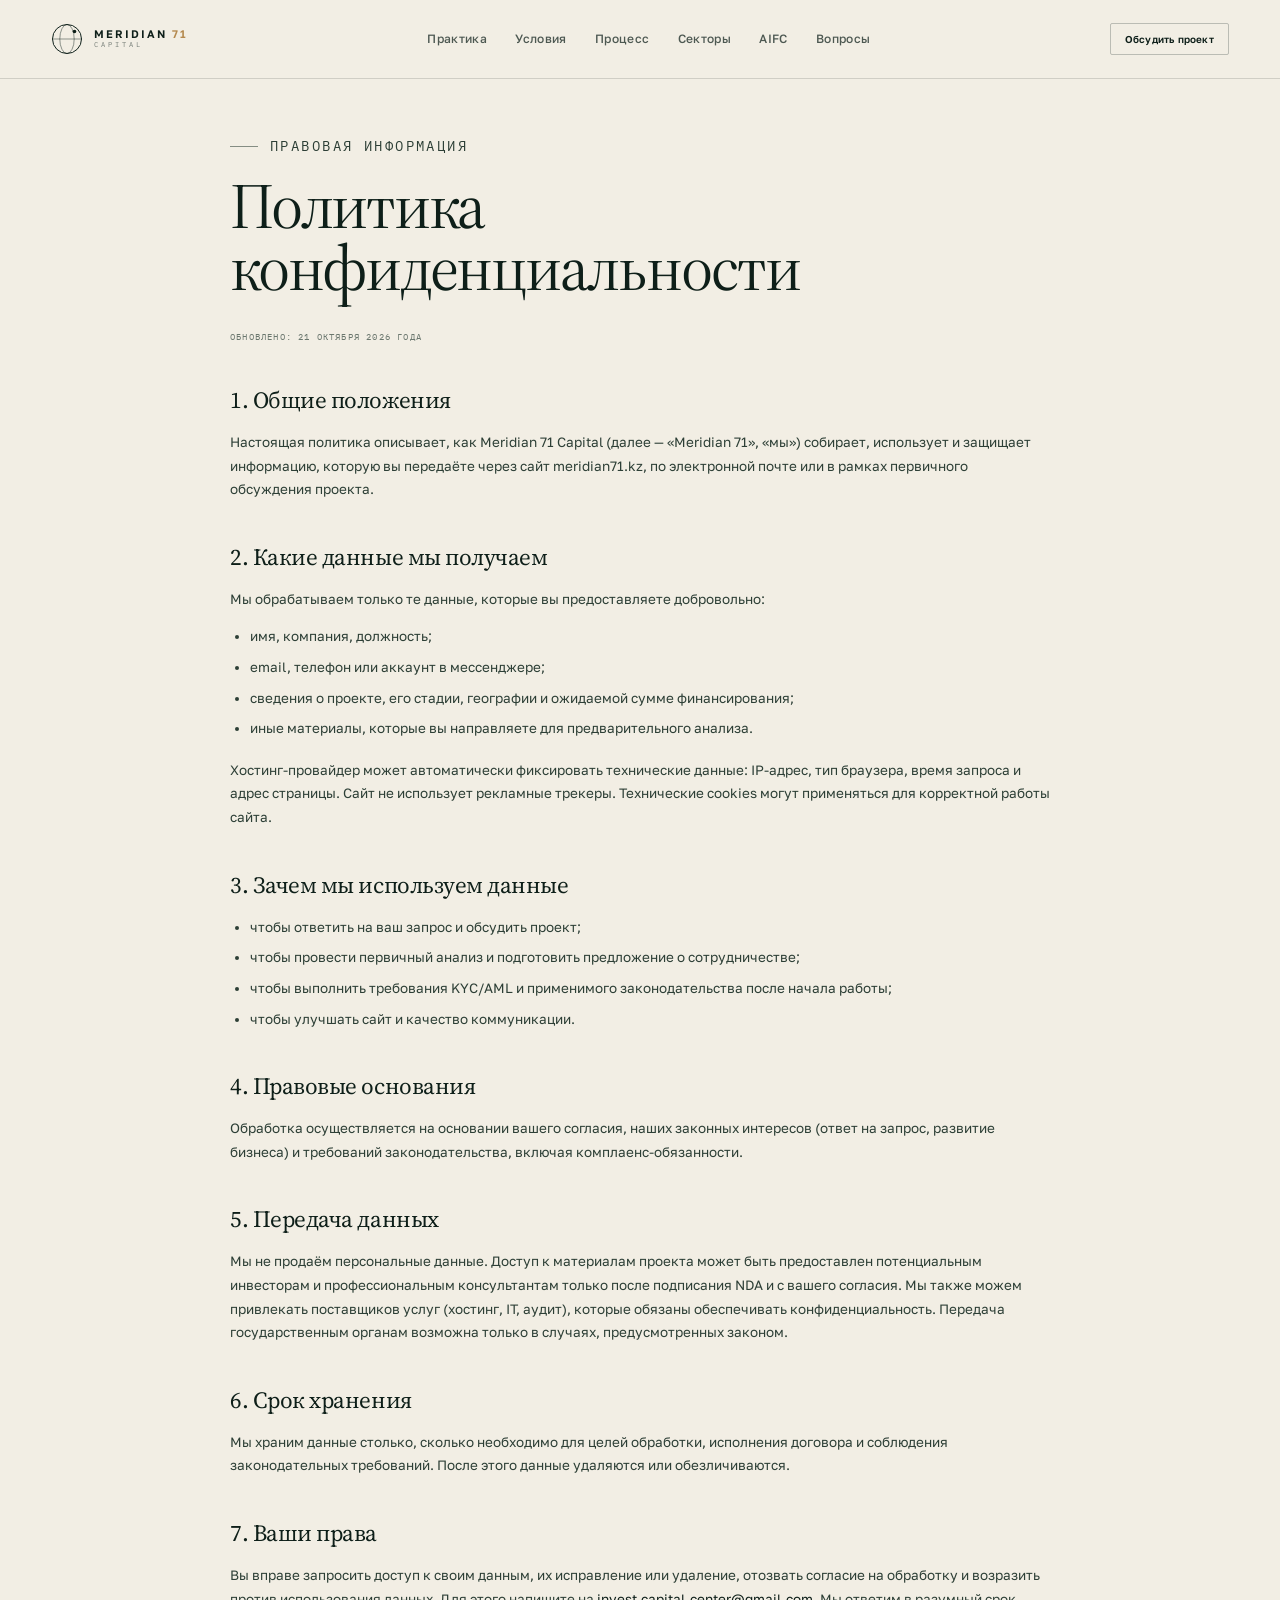
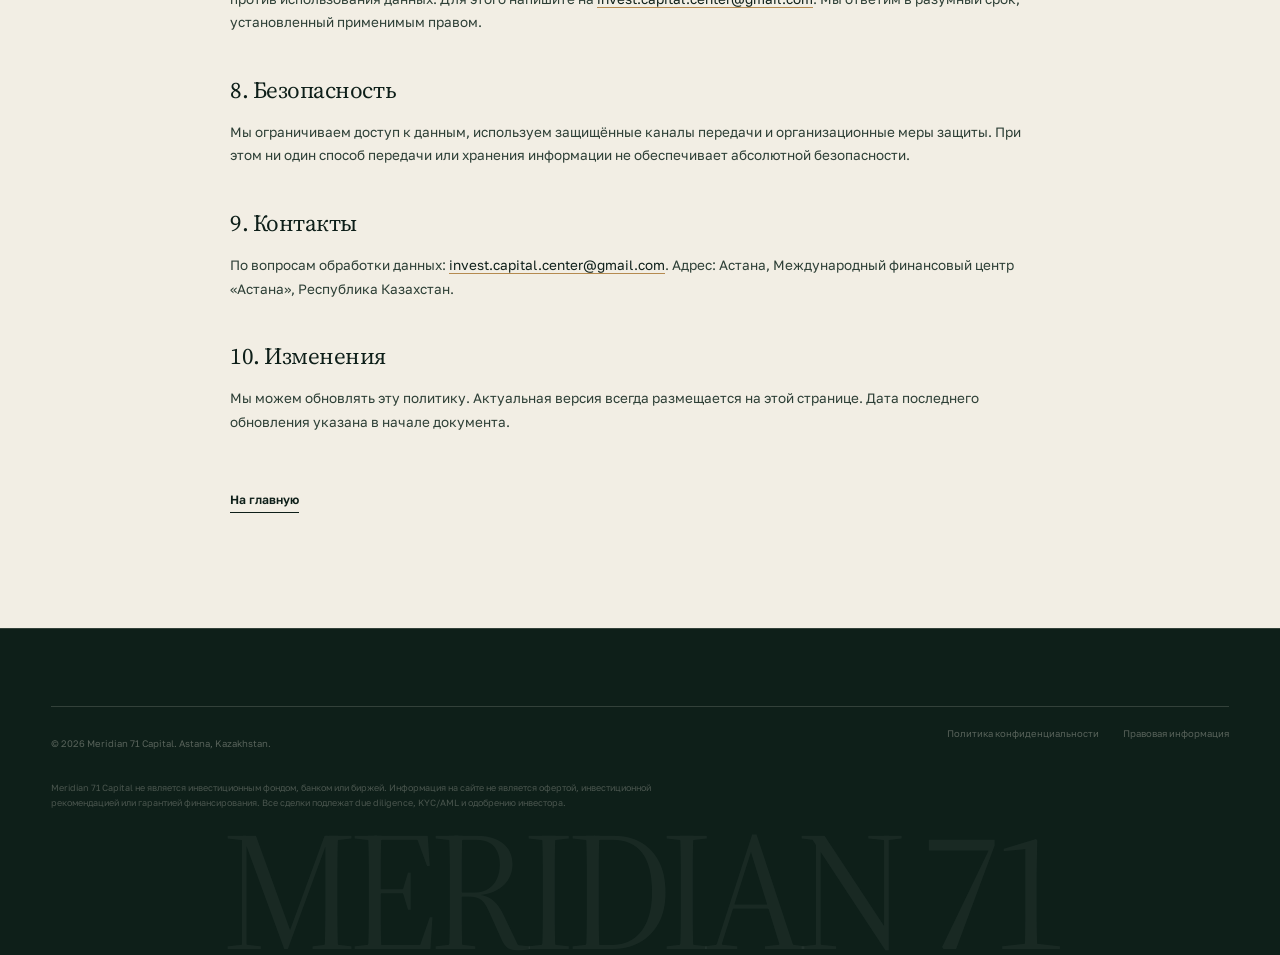
<file: privacy.html>
<!doctype html>
<html lang="ru">
<head>
  <meta charset="utf-8">
  <meta name="viewport" content="width=device-width, initial-scale=1">
  <title>Политика конфиденциальности — Meridian 71</title>
  <meta name="description" content="Как Meridian 71 обрабатывает и защищает персональные данные, полученные через сайт.">
  <meta name="theme-color" content="#0e1f19">
  <link rel="icon" href="assets/favicon.svg" type="image/svg+xml">
  <link rel="stylesheet" href="assets/fonts.css">
  <link rel="stylesheet" href="assets/styles.css">
  <script>document.documentElement.classList.add('js');</script>
</head>
<body class="page-inner">
  <a class="skip-link" href="#main">Перейти к содержанию</a>

  <header class="site-header is-scrolled">
    <div class="container header-inner">
      <a class="brand" href="index.html" aria-label="Meridian 71 — на главную">
        <svg class="brand-mark" viewBox="0 0 32 32" aria-hidden="true">
          <circle cx="16" cy="16" r="14.5" fill="none" stroke="currentColor" stroke-width="1"/>
          <ellipse cx="16" cy="16" rx="7.2" ry="14.5" fill="none" stroke="currentColor" stroke-width="1" opacity=".45"/>
          <path d="M1.5 16h29" fill="none" stroke="currentColor" stroke-width="1" opacity=".45"/>
          <circle cx="23.5" cy="8.5" r="1.8" fill="currentColor"/>
        </svg>
        <span class="brand-text">
          <span class="brand-name">MERIDIAN <b>71</b></span>
          <span class="brand-sub">CAPITAL</span>
        </span>
      </a>
      <nav class="site-nav" aria-label="Основная навигация">
        <a href="index.html#practice">Практика</a>
        <a href="index.html#terms">Условия</a>
        <a href="index.html#process">Процесс</a>
        <a href="index.html#sectors">Секторы</a>
        <a href="index.html#jurisdiction">AIFC</a>
        <a href="index.html#faq">Вопросы</a>
      </nav>
      <a class="btn btn-small header-cta" href="index.html#contact"><span>Обсудить проект</span></a>
      <button class="menu-toggle" type="button" aria-label="Открыть меню" aria-expanded="false" aria-controls="mobile-menu">
        <span></span><span></span>
      </button>
    </div>
  </header>

  <div class="mobile-menu" id="mobile-menu" aria-hidden="true">
    <div class="mobile-menu-inner">
      <p class="mobile-menu-label">Навигация</p>
      <nav class="mobile-nav" aria-label="Мобильная навигация">
        <a href="index.html#practice"><span>01</span>Практика</a>
        <a href="index.html#terms"><span>02</span>Условия</a>
        <a href="index.html#process"><span>03</span>Процесс</a>
        <a href="index.html#sectors"><span>04</span>Секторы</a>
        <a href="index.html#jurisdiction"><span>05</span>AIFC</a>
        <a href="index.html#faq"><span>06</span>Вопросы</a>
      </nav>
      <div class="mobile-menu-footer">
        <a class="btn btn-brass" href="index.html#contact"><span>Обсудить проект</span></a>
        <div class="mobile-contact">
          <a href="mailto:invest.capital.center@gmail.com">invest.capital.center@gmail.com</a>
          <a href="mailto:invest.capital.center@gmail.com?subject=Запрос%20звонка">Запросить звонок</a>
        </div>
      </div>
    </div>
  </div>

  <main class="legal-main" id="main">
    <div class="container">
      <article class="legal">
        <p class="eyebrow">Правовая информация</p>
        <h1 class="display">Политика конфиденциальности</h1>
        <p class="updated">Обновлено: 21 октября 2026 года</p>

        <h2>1. Общие положения</h2>
        <p>Настоящая политика описывает, как Meridian 71 Capital (далее — «Meridian 71», «мы») собирает, использует и защищает информацию, которую вы передаёте через сайт meridian71.kz, по электронной почте или в рамках первичного обсуждения проекта.</p>

        <h2>2. Какие данные мы получаем</h2>
        <p>Мы обрабатываем только те данные, которые вы предоставляете добровольно:</p>
        <ul>
          <li>имя, компания, должность;</li>
          <li>email, телефон или аккаунт в мессенджере;</li>
          <li>сведения о проекте, его стадии, географии и ожидаемой сумме финансирования;</li>
          <li>иные материалы, которые вы направляете для предварительного анализа.</li>
        </ul>
        <p>Хостинг-провайдер может автоматически фиксировать технические данные: IP-адрес, тип браузера, время запроса и адрес страницы. Сайт не использует рекламные трекеры. Технические cookies могут применяться для корректной работы сайта.</p>

        <h2>3. Зачем мы используем данные</h2>
        <ul>
          <li>чтобы ответить на ваш запрос и обсудить проект;</li>
          <li>чтобы провести первичный анализ и подготовить предложение о сотрудничестве;</li>
          <li>чтобы выполнить требования KYC/AML и применимого законодательства после начала работы;</li>
          <li>чтобы улучшать сайт и качество коммуникации.</li>
        </ul>

        <h2>4. Правовые основания</h2>
        <p>Обработка осуществляется на основании вашего согласия, наших законных интересов (ответ на запрос, развитие бизнеса) и требований законодательства, включая комплаенс-обязанности.</p>

        <h2>5. Передача данных</h2>
        <p>Мы не продаём персональные данные. Доступ к материалам проекта может быть предоставлен потенциальным инвесторам и профессиональным консультантам только после подписания NDA и с вашего согласия. Мы также можем привлекать поставщиков услуг (хостинг, IT, аудит), которые обязаны обеспечивать конфиденциальность. Передача государственным органам возможна только в случаях, предусмотренных законом.</p>

        <h2>6. Срок хранения</h2>
        <p>Мы храним данные столько, сколько необходимо для целей обработки, исполнения договора и соблюдения законодательных требований. После этого данные удаляются или обезличиваются.</p>

        <h2>7. Ваши права</h2>
        <p>Вы вправе запросить доступ к своим данным, их исправление или удаление, отозвать согласие на обработку и возразить против использования данных. Для этого напишите на <a href="mailto:invest.capital.center@gmail.com">invest.capital.center@gmail.com</a>. Мы ответим в разумный срок, установленный применимым правом.</p>

        <h2>8. Безопасность</h2>
        <p>Мы ограничиваем доступ к данным, используем защищённые каналы передачи и организационные меры защиты. При этом ни один способ передачи или хранения информации не обеспечивает абсолютной безопасности.</p>

        <h2>9. Контакты</h2>
        <p>По вопросам обработки данных: <a href="mailto:invest.capital.center@gmail.com">invest.capital.center@gmail.com</a>. Адрес: Астана, Международный финансовый центр «Астана», Республика Казахстан.</p>

        <h2>10. Изменения</h2>
        <p>Мы можем обновлять эту политику. Актуальная версия всегда размещается на этой странице. Дата последнего обновления указана в начале документа.</p>

        <a class="text-link legal-back" href="index.html">На главную</a>
      </article>
    </div>
  </main>

  <footer class="site-footer">
    <div class="container footer-bottom">
      <p>© 2026 Meridian 71 Capital. Astana, Kazakhstan.</p>
      <div class="footer-legal-links">
        <a href="privacy.html">Политика конфиденциальности</a>
        <a href="terms.html">Правовая информация</a>
      </div>
    </div>
    <div class="container footer-disclaimer">
      <p>Meridian 71 Capital не является инвестиционным фондом, банком или биржей. Информация на сайте не является офертой, инвестиционной рекомендацией или гарантией финансирования. Все сделки подлежат due diligence, KYC/AML и одобрению инвестора.</p>
    </div>
    <div class="footer-wordmark" aria-hidden="true">MERIDIAN 71</div>
  </footer>

  <script src="assets/script.js"></script>
</body>
</html>
</file>
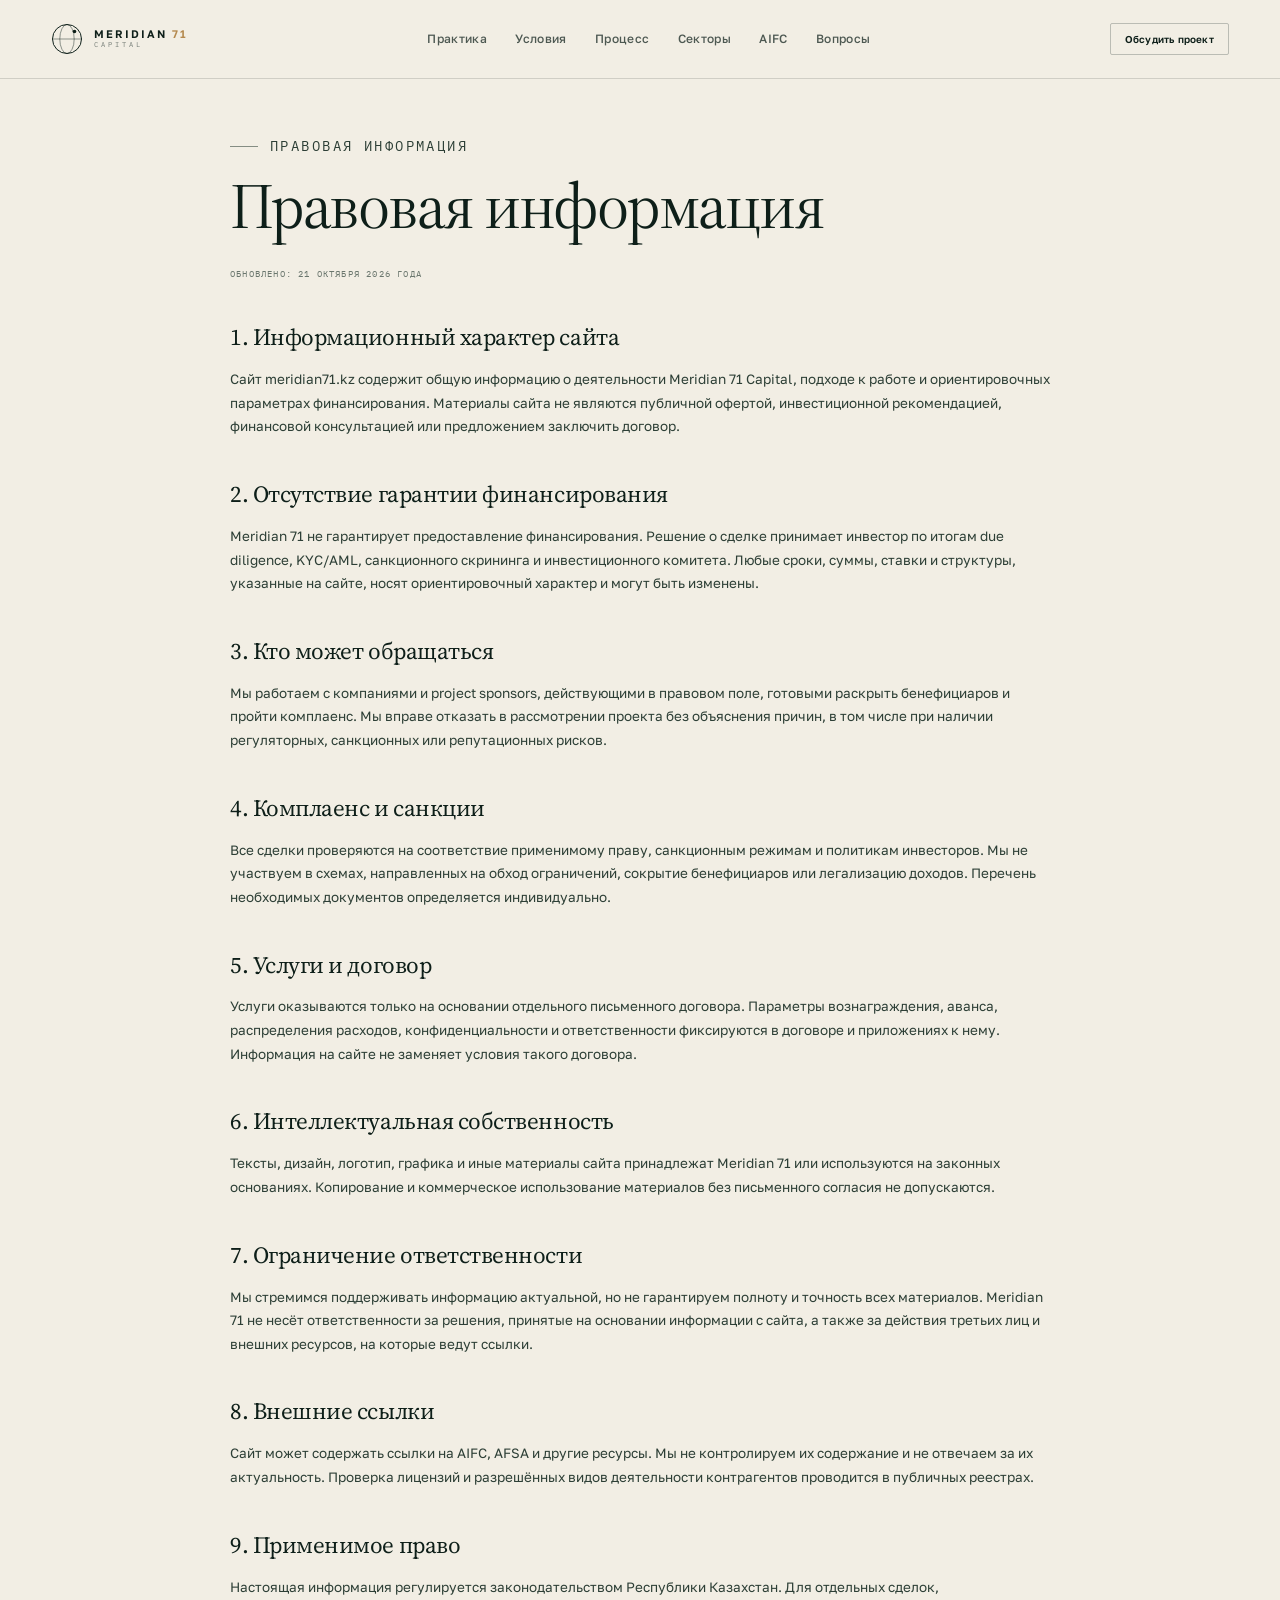
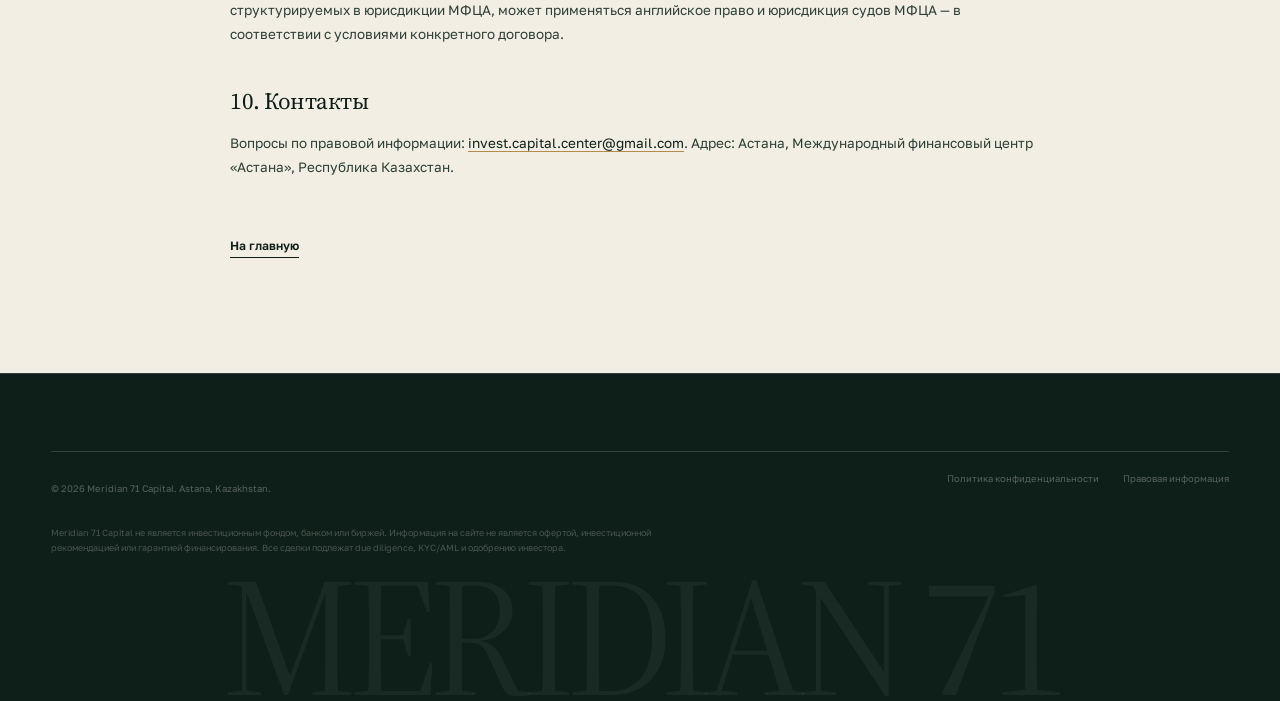
<file: terms.html>
<!doctype html>
<html lang="ru">
<head>
  <meta charset="utf-8">
  <meta name="viewport" content="width=device-width, initial-scale=1">
  <title>Правовая информация — Meridian 71</title>
  <meta name="description" content="Правовая информация об услугах Meridian 71: характер сайта, комплаенс, ограничения и порядок работы.">
  <meta name="theme-color" content="#0e1f19">
  <link rel="icon" href="assets/favicon.svg" type="image/svg+xml">
  <link rel="stylesheet" href="assets/fonts.css">
  <link rel="stylesheet" href="assets/styles.css">
  <script>document.documentElement.classList.add('js');</script>
</head>
<body class="page-inner">
  <a class="skip-link" href="#main">Перейти к содержанию</a>

  <header class="site-header is-scrolled">
    <div class="container header-inner">
      <a class="brand" href="index.html" aria-label="Meridian 71 — на главную">
        <svg class="brand-mark" viewBox="0 0 32 32" aria-hidden="true">
          <circle cx="16" cy="16" r="14.5" fill="none" stroke="currentColor" stroke-width="1"/>
          <ellipse cx="16" cy="16" rx="7.2" ry="14.5" fill="none" stroke="currentColor" stroke-width="1" opacity=".45"/>
          <path d="M1.5 16h29" fill="none" stroke="currentColor" stroke-width="1" opacity=".45"/>
          <circle cx="23.5" cy="8.5" r="1.8" fill="currentColor"/>
        </svg>
        <span class="brand-text">
          <span class="brand-name">MERIDIAN <b>71</b></span>
          <span class="brand-sub">CAPITAL</span>
        </span>
      </a>
      <nav class="site-nav" aria-label="Основная навигация">
        <a href="index.html#practice">Практика</a>
        <a href="index.html#terms">Условия</a>
        <a href="index.html#process">Процесс</a>
        <a href="index.html#sectors">Секторы</a>
        <a href="index.html#jurisdiction">AIFC</a>
        <a href="index.html#faq">Вопросы</a>
      </nav>
      <a class="btn btn-small header-cta" href="index.html#contact"><span>Обсудить проект</span></a>
      <button class="menu-toggle" type="button" aria-label="Открыть меню" aria-expanded="false" aria-controls="mobile-menu">
        <span></span><span></span>
      </button>
    </div>
  </header>

  <div class="mobile-menu" id="mobile-menu" aria-hidden="true">
    <div class="mobile-menu-inner">
      <p class="mobile-menu-label">Навигация</p>
      <nav class="mobile-nav" aria-label="Мобильная навигация">
        <a href="index.html#practice"><span>01</span>Практика</a>
        <a href="index.html#terms"><span>02</span>Условия</a>
        <a href="index.html#process"><span>03</span>Процесс</a>
        <a href="index.html#sectors"><span>04</span>Секторы</a>
        <a href="index.html#jurisdiction"><span>05</span>AIFC</a>
        <a href="index.html#faq"><span>06</span>Вопросы</a>
      </nav>
      <div class="mobile-menu-footer">
        <a class="btn btn-brass" href="index.html#contact"><span>Обсудить проект</span></a>
        <div class="mobile-contact">
          <a href="mailto:invest.capital.center@gmail.com">invest.capital.center@gmail.com</a>
          <a href="mailto:invest.capital.center@gmail.com?subject=Запрос%20звонка">Запросить звонок</a>
        </div>
      </div>
    </div>
  </div>

  <main class="legal-main" id="main">
    <div class="container">
      <article class="legal">
        <p class="eyebrow">Правовая информация</p>
        <h1 class="display">Правовая информация</h1>
        <p class="updated">Обновлено: 21 октября 2026 года</p>

        <h2>1. Информационный характер сайта</h2>
        <p>Сайт meridian71.kz содержит общую информацию о деятельности Meridian 71 Capital, подходе к работе и ориентировочных параметрах финансирования. Материалы сайта не являются публичной офертой, инвестиционной рекомендацией, финансовой консультацией или предложением заключить договор.</p>

        <h2>2. Отсутствие гарантии финансирования</h2>
        <p>Meridian 71 не гарантирует предоставление финансирования. Решение о сделке принимает инвестор по итогам due diligence, KYC/AML, санкционного скрининга и инвестиционного комитета. Любые сроки, суммы, ставки и структуры, указанные на сайте, носят ориентировочный характер и могут быть изменены.</p>

        <h2>3. Кто может обращаться</h2>
        <p>Мы работаем с компаниями и project sponsors, действующими в правовом поле, готовыми раскрыть бенефициаров и пройти комплаенс. Мы вправе отказать в рассмотрении проекта без объяснения причин, в том числе при наличии регуляторных, санкционных или репутационных рисков.</p>

        <h2>4. Комплаенс и санкции</h2>
        <p>Все сделки проверяются на соответствие применимому праву, санкционным режимам и политикам инвесторов. Мы не участвуем в схемах, направленных на обход ограничений, сокрытие бенефициаров или легализацию доходов. Перечень необходимых документов определяется индивидуально.</p>

        <h2>5. Услуги и договор</h2>
        <p>Услуги оказываются только на основании отдельного письменного договора. Параметры вознаграждения, аванса, распределения расходов, конфиденциальности и ответственности фиксируются в договоре и приложениях к нему. Информация на сайте не заменяет условия такого договора.</p>

        <h2>6. Интеллектуальная собственность</h2>
        <p>Тексты, дизайн, логотип, графика и иные материалы сайта принадлежат Meridian 71 или используются на законных основаниях. Копирование и коммерческое использование материалов без письменного согласия не допускаются.</p>

        <h2>7. Ограничение ответственности</h2>
        <p>Мы стремимся поддерживать информацию актуальной, но не гарантируем полноту и точность всех материалов. Meridian 71 не несёт ответственности за решения, принятые на основании информации с сайта, а также за действия третьих лиц и внешних ресурсов, на которые ведут ссылки.</p>

        <h2>8. Внешние ссылки</h2>
        <p>Сайт может содержать ссылки на AIFC, AFSA и другие ресурсы. Мы не контролируем их содержание и не отвечаем за их актуальность. Проверка лицензий и разрешённых видов деятельности контрагентов проводится в публичных реестрах.</p>

        <h2>9. Применимое право</h2>
        <p>Настоящая информация регулируется законодательством Республики Казахстан. Для отдельных сделок, структурируемых в юрисдикции МФЦА, может применяться английское право и юрисдикция судов МФЦА — в соответствии с условиями конкретного договора.</p>

        <h2>10. Контакты</h2>
        <p>Вопросы по правовой информации: <a href="mailto:invest.capital.center@gmail.com">invest.capital.center@gmail.com</a>. Адрес: Астана, Международный финансовый центр «Астана», Республика Казахстан.</p>

        <a class="text-link legal-back" href="index.html">На главную</a>
      </article>
    </div>
  </main>

  <footer class="site-footer">
    <div class="container footer-bottom">
      <p>© 2026 Meridian 71 Capital. Astana, Kazakhstan.</p>
      <div class="footer-legal-links">
        <a href="privacy.html">Политика конфиденциальности</a>
        <a href="terms.html">Правовая информация</a>
      </div>
    </div>
    <div class="container footer-disclaimer">
      <p>Meridian 71 Capital не является инвестиционным фондом, банком или биржей. Информация на сайте не является офертой, инвестиционной рекомендацией или гарантией финансирования. Все сделки подлежат due diligence, KYC/AML и одобрению инвестора.</p>
    </div>
    <div class="footer-wordmark" aria-hidden="true">MERIDIAN 71</div>
  </footer>

  <script src="assets/script.js"></script>
</body>
</html>
</file>
<file: assets/fonts.css>
/* cyrillic-ext */
@font-face {
  font-family: 'Golos Text';
  font-style: normal;
  font-weight: 400 900;
  font-display: swap;
  src: url(fonts/d36d241f77ad.woff2) format('woff2');
  unicode-range: U+0460-052F, U+1C80-1C8A, U+20B4, U+2DE0-2DFF, U+A640-A69F, U+FE2E-FE2F;
}
/* cyrillic */
@font-face {
  font-family: 'Golos Text';
  font-style: normal;
  font-weight: 400 900;
  font-display: swap;
  src: url(fonts/465785f87055.woff2) format('woff2');
  unicode-range: U+0301, U+0400-045F, U+0490-0491, U+04B0-04B1, U+2116;
}
/* latin-ext */
@font-face {
  font-family: 'Golos Text';
  font-style: normal;
  font-weight: 400 900;
  font-display: swap;
  src: url(fonts/9201c2a5ce4d.woff2) format('woff2');
  unicode-range: U+0100-02BA, U+02BD-02C5, U+02C7-02CC, U+02CE-02D7, U+02DD-02FF, U+0304, U+0308, U+0329, U+1D00-1DBF, U+1E00-1E9F, U+1EF2-1EFF, U+2020, U+20A0-20AB, U+20AD-20C4, U+2113, U+2C60-2C7F, U+A720-A7FF;
}
/* latin */
@font-face {
  font-family: 'Golos Text';
  font-style: normal;
  font-weight: 400 900;
  font-display: swap;
  src: url(fonts/83cb19f9b7b0.woff2) format('woff2');
  unicode-range: U+0000-00FF, U+0131, U+0152-0153, U+02BB-02BC, U+02C6, U+02DA, U+02DC, U+0304, U+0308, U+0329, U+2000-206F, U+20AC, U+2122, U+2191, U+2193, U+2212, U+2215, U+FEFF, U+FFFD;
}
/* cyrillic-ext */
@font-face {
  font-family: 'IBM Plex Mono';
  font-style: italic;
  font-weight: 400;
  font-display: swap;
  src: url(fonts/fe670a7e7c5c.woff2) format('woff2');
  unicode-range: U+0460-052F, U+1C80-1C8A, U+20B4, U+2DE0-2DFF, U+A640-A69F, U+FE2E-FE2F;
}
/* cyrillic */
@font-face {
  font-family: 'IBM Plex Mono';
  font-style: italic;
  font-weight: 400;
  font-display: swap;
  src: url(fonts/4c44d894c77c.woff2) format('woff2');
  unicode-range: U+0301, U+0400-045F, U+0490-0491, U+04B0-04B1, U+2116;
}
/* vietnamese */
@font-face {
  font-family: 'IBM Plex Mono';
  font-style: italic;
  font-weight: 400;
  font-display: swap;
  src: url(fonts/9f82391e9b15.woff2) format('woff2');
  unicode-range: U+0102-0103, U+0110-0111, U+0128-0129, U+0168-0169, U+01A0-01A1, U+01AF-01B0, U+0300-0301, U+0303-0304, U+0308-0309, U+0323, U+0329, U+1EA0-1EF9, U+20AB;
}
/* latin-ext */
@font-face {
  font-family: 'IBM Plex Mono';
  font-style: italic;
  font-weight: 400;
  font-display: swap;
  src: url(fonts/0210dffb8d05.woff2) format('woff2');
  unicode-range: U+0100-02BA, U+02BD-02C5, U+02C7-02CC, U+02CE-02D7, U+02DD-02FF, U+0304, U+0308, U+0329, U+1D00-1DBF, U+1E00-1E9F, U+1EF2-1EFF, U+2020, U+20A0-20AB, U+20AD-20C4, U+2113, U+2C60-2C7F, U+A720-A7FF;
}
/* latin */
@font-face {
  font-family: 'IBM Plex Mono';
  font-style: italic;
  font-weight: 400;
  font-display: swap;
  src: url(fonts/863c73553b8d.woff2) format('woff2');
  unicode-range: U+0000-00FF, U+0131, U+0152-0153, U+02BB-02BC, U+02C6, U+02DA, U+02DC, U+0304, U+0308, U+0329, U+2000-206F, U+20AC, U+2122, U+2191, U+2193, U+2212, U+2215, U+FEFF, U+FFFD;
}
/* cyrillic-ext */
@font-face {
  font-family: 'IBM Plex Mono';
  font-style: normal;
  font-weight: 400;
  font-display: swap;
  src: url(fonts/64d42499a463.woff2) format('woff2');
  unicode-range: U+0460-052F, U+1C80-1C8A, U+20B4, U+2DE0-2DFF, U+A640-A69F, U+FE2E-FE2F;
}
/* cyrillic */
@font-face {
  font-family: 'IBM Plex Mono';
  font-style: normal;
  font-weight: 400;
  font-display: swap;
  src: url(fonts/035f1b5c566e.woff2) format('woff2');
  unicode-range: U+0301, U+0400-045F, U+0490-0491, U+04B0-04B1, U+2116;
}
/* vietnamese */
@font-face {
  font-family: 'IBM Plex Mono';
  font-style: normal;
  font-weight: 400;
  font-display: swap;
  src: url(fonts/264226c2a81f.woff2) format('woff2');
  unicode-range: U+0102-0103, U+0110-0111, U+0128-0129, U+0168-0169, U+01A0-01A1, U+01AF-01B0, U+0300-0301, U+0303-0304, U+0308-0309, U+0323, U+0329, U+1EA0-1EF9, U+20AB;
}
/* latin-ext */
@font-face {
  font-family: 'IBM Plex Mono';
  font-style: normal;
  font-weight: 400;
  font-display: swap;
  src: url(fonts/1969f6ffdbf5.woff2) format('woff2');
  unicode-range: U+0100-02BA, U+02BD-02C5, U+02C7-02CC, U+02CE-02D7, U+02DD-02FF, U+0304, U+0308, U+0329, U+1D00-1DBF, U+1E00-1E9F, U+1EF2-1EFF, U+2020, U+20A0-20AB, U+20AD-20C4, U+2113, U+2C60-2C7F, U+A720-A7FF;
}
/* latin */
@font-face {
  font-family: 'IBM Plex Mono';
  font-style: normal;
  font-weight: 400;
  font-display: swap;
  src: url(fonts/e2661bcc0d77.woff2) format('woff2');
  unicode-range: U+0000-00FF, U+0131, U+0152-0153, U+02BB-02BC, U+02C6, U+02DA, U+02DC, U+0304, U+0308, U+0329, U+2000-206F, U+20AC, U+2122, U+2191, U+2193, U+2212, U+2215, U+FEFF, U+FFFD;
}
/* cyrillic-ext */
@font-face {
  font-family: 'IBM Plex Mono';
  font-style: normal;
  font-weight: 500;
  font-display: swap;
  src: url(fonts/da78b4b316e6.woff2) format('woff2');
  unicode-range: U+0460-052F, U+1C80-1C8A, U+20B4, U+2DE0-2DFF, U+A640-A69F, U+FE2E-FE2F;
}
/* cyrillic */
@font-face {
  font-family: 'IBM Plex Mono';
  font-style: normal;
  font-weight: 500;
  font-display: swap;
  src: url(fonts/758b9f95f75a.woff2) format('woff2');
  unicode-range: U+0301, U+0400-045F, U+0490-0491, U+04B0-04B1, U+2116;
}
/* vietnamese */
@font-face {
  font-family: 'IBM Plex Mono';
  font-style: normal;
  font-weight: 500;
  font-display: swap;
  src: url(fonts/baf63ee991d8.woff2) format('woff2');
  unicode-range: U+0102-0103, U+0110-0111, U+0128-0129, U+0168-0169, U+01A0-01A1, U+01AF-01B0, U+0300-0301, U+0303-0304, U+0308-0309, U+0323, U+0329, U+1EA0-1EF9, U+20AB;
}
/* latin-ext */
@font-face {
  font-family: 'IBM Plex Mono';
  font-style: normal;
  font-weight: 500;
  font-display: swap;
  src: url(fonts/93cfae71a503.woff2) format('woff2');
  unicode-range: U+0100-02BA, U+02BD-02C5, U+02C7-02CC, U+02CE-02D7, U+02DD-02FF, U+0304, U+0308, U+0329, U+1D00-1DBF, U+1E00-1E9F, U+1EF2-1EFF, U+2020, U+20A0-20AB, U+20AD-20C4, U+2113, U+2C60-2C7F, U+A720-A7FF;
}
/* latin */
@font-face {
  font-family: 'IBM Plex Mono';
  font-style: normal;
  font-weight: 500;
  font-display: swap;
  src: url(fonts/0bc96cd0d5b0.woff2) format('woff2');
  unicode-range: U+0000-00FF, U+0131, U+0152-0153, U+02BB-02BC, U+02C6, U+02DA, U+02DC, U+0304, U+0308, U+0329, U+2000-206F, U+20AC, U+2122, U+2191, U+2193, U+2212, U+2215, U+FEFF, U+FFFD;
}
/* cyrillic-ext */
@font-face {
  font-family: 'Source Serif 4';
  font-style: italic;
  font-weight: 200 900;
  font-display: swap;
  src: url(fonts/afee451e6c7a.woff2) format('woff2');
  unicode-range: U+0460-052F, U+1C80-1C8A, U+20B4, U+2DE0-2DFF, U+A640-A69F, U+FE2E-FE2F;
}
/* cyrillic */
@font-face {
  font-family: 'Source Serif 4';
  font-style: italic;
  font-weight: 200 900;
  font-display: swap;
  src: url(fonts/bfe35fb6bed7.woff2) format('woff2');
  unicode-range: U+0301, U+0400-045F, U+0490-0491, U+04B0-04B1, U+2116;
}
/* greek */
@font-face {
  font-family: 'Source Serif 4';
  font-style: italic;
  font-weight: 200 900;
  font-display: swap;
  src: url(fonts/1beed7d67976.woff2) format('woff2');
  unicode-range: U+0370-0377, U+037A-037F, U+0384-038A, U+038C, U+038E-03A1, U+03A3-03FF;
}
/* vietnamese */
@font-face {
  font-family: 'Source Serif 4';
  font-style: italic;
  font-weight: 200 900;
  font-display: swap;
  src: url(fonts/8f185e531fae.woff2) format('woff2');
  unicode-range: U+0102-0103, U+0110-0111, U+0128-0129, U+0168-0169, U+01A0-01A1, U+01AF-01B0, U+0300-0301, U+0303-0304, U+0308-0309, U+0323, U+0329, U+1EA0-1EF9, U+20AB;
}
/* latin-ext */
@font-face {
  font-family: 'Source Serif 4';
  font-style: italic;
  font-weight: 200 900;
  font-display: swap;
  src: url(fonts/504640f5f052.woff2) format('woff2');
  unicode-range: U+0100-02BA, U+02BD-02C5, U+02C7-02CC, U+02CE-02D7, U+02DD-02FF, U+0304, U+0308, U+0329, U+1D00-1DBF, U+1E00-1E9F, U+1EF2-1EFF, U+2020, U+20A0-20AB, U+20AD-20C4, U+2113, U+2C60-2C7F, U+A720-A7FF;
}
/* latin */
@font-face {
  font-family: 'Source Serif 4';
  font-style: italic;
  font-weight: 200 900;
  font-display: swap;
  src: url(fonts/3fee470f8fa8.woff2) format('woff2');
  unicode-range: U+0000-00FF, U+0131, U+0152-0153, U+02BB-02BC, U+02C6, U+02DA, U+02DC, U+0304, U+0308, U+0329, U+2000-206F, U+20AC, U+2122, U+2191, U+2193, U+2212, U+2215, U+FEFF, U+FFFD;
}
/* cyrillic-ext */
@font-face {
  font-family: 'Source Serif 4';
  font-style: normal;
  font-weight: 200 900;
  font-display: swap;
  src: url(fonts/c986a617a654.woff2) format('woff2');
  unicode-range: U+0460-052F, U+1C80-1C8A, U+20B4, U+2DE0-2DFF, U+A640-A69F, U+FE2E-FE2F;
}
/* cyrillic */
@font-face {
  font-family: 'Source Serif 4';
  font-style: normal;
  font-weight: 200 900;
  font-display: swap;
  src: url(fonts/cfb19a023fdf.woff2) format('woff2');
  unicode-range: U+0301, U+0400-045F, U+0490-0491, U+04B0-04B1, U+2116;
}
/* greek */
@font-face {
  font-family: 'Source Serif 4';
  font-style: normal;
  font-weight: 200 900;
  font-display: swap;
  src: url(fonts/ebe447f08350.woff2) format('woff2');
  unicode-range: U+0370-0377, U+037A-037F, U+0384-038A, U+038C, U+038E-03A1, U+03A3-03FF;
}
/* vietnamese */
@font-face {
  font-family: 'Source Serif 4';
  font-style: normal;
  font-weight: 200 900;
  font-display: swap;
  src: url(fonts/b5e5ca136d9f.woff2) format('woff2');
  unicode-range: U+0102-0103, U+0110-0111, U+0128-0129, U+0168-0169, U+01A0-01A1, U+01AF-01B0, U+0300-0301, U+0303-0304, U+0308-0309, U+0323, U+0329, U+1EA0-1EF9, U+20AB;
}
/* latin-ext */
@font-face {
  font-family: 'Source Serif 4';
  font-style: normal;
  font-weight: 200 900;
  font-display: swap;
  src: url(fonts/f9c768ee618b.woff2) format('woff2');
  unicode-range: U+0100-02BA, U+02BD-02C5, U+02C7-02CC, U+02CE-02D7, U+02DD-02FF, U+0304, U+0308, U+0329, U+1D00-1DBF, U+1E00-1E9F, U+1EF2-1EFF, U+2020, U+20A0-20AB, U+20AD-20C4, U+2113, U+2C60-2C7F, U+A720-A7FF;
}
/* latin */
@font-face {
  font-family: 'Source Serif 4';
  font-style: normal;
  font-weight: 200 900;
  font-display: swap;
  src: url(fonts/167ee9c3c901.woff2) format('woff2');
  unicode-range: U+0000-00FF, U+0131, U+0152-0153, U+02BB-02BC, U+02C6, U+02DA, U+02DC, U+0304, U+0308, U+0329, U+2000-206F, U+20AC, U+2122, U+2191, U+2193, U+2212, U+2215, U+FEFF, U+FFFD;
}
</file>
<file: assets/styles.css>
:root {
  --paper: #f2eee4;
  --paper-2: #e9e3d6;
  --paper-3: #ddd5c4;
  --ink: #0e1f19;
  --ink-2: #132720;
  --ink-soft: #2d3f36;
  --brass: #b58a4f;
  --brass-bright: #d4ad72;
  --sage: #8c9a8f;
  --muted: #6b776e;
  --line: rgba(14, 31, 25, 0.15);
  --line-dark: rgba(242, 238, 228, 0.16);
  --font-display: "Source Serif 4", Georgia, serif;
  --font-body: "Golos Text", Arial, sans-serif;
  --font-mono: "IBM Plex Mono", "Courier New", monospace;
  --container: 1240px;
  --gutter: clamp(20px, 4vw, 56px);
  --ease: cubic-bezier(0.22, 0.61, 0.36, 1);
}

*,
*::before,
*::after {
  box-sizing: border-box;
}

html {
  -webkit-text-size-adjust: 100%;
  scrollbar-color: var(--brass) var(--paper);
}

@media (prefers-reduced-motion: no-preference) {
  html {
    scroll-behavior: smooth;
  }
}

body {
  margin: 0;
  background: var(--paper);
  color: var(--ink);
  font-family: var(--font-body);
  font-size: 16px;
  line-height: 1.55;
  -webkit-font-smoothing: antialiased;
  text-rendering: optimizeLegibility;
  overflow-x: hidden;
}

body.menu-open {
  overflow: hidden;
}

::selection {
  background: var(--brass);
  color: var(--ink);
}

img,
svg {
  max-width: 100%;
}

a {
  color: inherit;
}

button,
input,
select,
textarea {
  font: inherit;
}

button {
  cursor: pointer;
}

:focus-visible {
  outline: 2px solid var(--brass);
  outline-offset: 4px;
}

section[id] {
  scroll-margin-top: 92px;
}

.svg-sprite {
  position: absolute;
  width: 0;
  height: 0;
  overflow: hidden;
}

.icon {
  width: 1em;
  height: 1em;
  fill: none;
  stroke: currentColor;
  stroke-width: 1.5;
  stroke-linecap: round;
  stroke-linejoin: round;
  flex: none;
}

.container {
  width: min(100% - var(--gutter) * 2, var(--container));
  margin-inline: auto;
}

.skip-link {
  position: fixed;
  top: 12px;
  left: 12px;
  z-index: 300;
  padding: 10px 16px;
  background: var(--brass);
  color: var(--ink);
  font-size: 12px;
  font-weight: 600;
  text-decoration: none;
  transform: translateY(-160%);
  transition: transform 0.2s var(--ease);
}

.skip-link:focus {
  transform: none;
}

.site-header {
  position: fixed;
  inset: 0 0 auto;
  z-index: 100;
  color: var(--paper);
  border-bottom: 1px solid transparent;
  transition: background 0.35s var(--ease), color 0.35s var(--ease), border-color 0.35s var(--ease);
}

.site-header.is-scrolled {
  background: rgba(242, 238, 228, 0.93);
  color: var(--ink);
  border-bottom-color: var(--line);
  backdrop-filter: blur(16px);
  -webkit-backdrop-filter: blur(16px);
}

.header-inner {
  min-height: 78px;
  display: flex;
  align-items: center;
  justify-content: space-between;
  gap: 24px;
}

.brand {
  display: inline-flex;
  align-items: center;
  gap: 11px;
  color: inherit;
  text-decoration: none;
  flex: none;
}

.brand-mark {
  width: 32px;
  height: 32px;
  flex: none;
}

.brand-text {
  display: flex;
  flex-direction: column;
  gap: 1px;
}

.brand-name {
  font-family: var(--font-body);
  font-size: 11px;
  font-weight: 600;
  line-height: 1.1;
  letter-spacing: 0.18em;
}

.brand-name b {
  color: var(--brass-bright);
  font-weight: 600;
}

.site-header.is-scrolled .brand-name b {
  color: var(--brass);
}

.brand-sub {
  font-family: var(--font-mono);
  font-size: 7px;
  line-height: 1.2;
  letter-spacing: 0.42em;
  opacity: 0.55;
}

.site-nav {
  display: flex;
  align-items: center;
  gap: clamp(16px, 2.2vw, 32px);
}

.site-nav a {
  position: relative;
  padding: 8px 0;
  color: inherit;
  font-size: 12px;
  font-weight: 500;
  letter-spacing: 0.03em;
  text-decoration: none;
  opacity: 0.72;
  transition: opacity 0.25s var(--ease);
}

.site-nav a::after {
  content: "";
  position: absolute;
  right: 0;
  bottom: 2px;
  left: 0;
  height: 1px;
  background: var(--brass);
  transform: scaleX(0);
  transform-origin: left;
  transition: transform 0.3s var(--ease);
}

.site-nav a:hover,
.site-nav a.is-active {
  opacity: 1;
}

.site-nav a:hover::after,
.site-nav a.is-active::after {
  transform: scaleX(1);
}

.header-cta {
  border-color: rgba(242, 238, 228, 0.28);
  color: var(--paper);
  white-space: nowrap;
}

.header-cta:hover {
  background: var(--paper);
  border-color: var(--paper);
  color: var(--ink);
}

.site-header.is-scrolled .header-cta {
  border-color: rgba(14, 31, 25, 0.24);
  color: var(--ink);
}

.site-header.is-scrolled .header-cta:hover {
  background: var(--ink);
  border-color: var(--ink);
  color: var(--paper);
}

.menu-toggle {
  display: none;
  position: relative;
  z-index: 101;
  width: 44px;
  height: 44px;
  padding: 10px;
  border: 0;
  background: transparent;
  color: inherit;
}

.menu-toggle span {
  display: block;
  width: 22px;
  height: 1px;
  margin: 5px auto;
  background: currentColor;
  transition: transform 0.3s var(--ease);
}

body.menu-open .site-header {
  background: transparent;
  color: var(--paper);
  border-bottom-color: transparent;
  backdrop-filter: none;
  -webkit-backdrop-filter: none;
}

body.menu-open .header-cta {
  border-color: rgba(242, 238, 228, 0.28);
  color: var(--paper);
}

body.menu-open .menu-toggle span:first-child {
  transform: translateY(3px) rotate(45deg);
}

body.menu-open .menu-toggle span:last-child {
  transform: translateY(-3px) rotate(-45deg);
}

.mobile-menu {
  position: fixed;
  inset: 0;
  z-index: 90;
  padding: 108px var(--gutter) 36px;
  background: var(--ink);
  color: var(--paper);
  opacity: 0;
  visibility: hidden;
  overflow-y: auto;
  transition: opacity 0.35s var(--ease), visibility 0s linear 0.35s;
}

.mobile-menu.is-open {
  opacity: 1;
  visibility: visible;
  transition: opacity 0.35s var(--ease), visibility 0s;
}

.mobile-menu-inner {
  display: flex;
  flex-direction: column;
  min-height: 100%;
}

.mobile-menu-label {
  margin: 0 0 22px;
  font-family: var(--font-mono);
  font-size: 9px;
  letter-spacing: 0.2em;
  text-transform: uppercase;
  color: rgba(242, 238, 228, 0.4);
}

.mobile-nav {
  display: flex;
  flex-direction: column;
  border-top: 1px solid var(--line-dark);
}

.mobile-nav a {
  display: flex;
  gap: 16px;
  align-items: baseline;
  padding: 13px 0;
  border-bottom: 1px solid var(--line-dark);
  color: var(--paper);
  font-family: var(--font-display);
  font-size: clamp(1.9rem, 8vw, 3rem);
  line-height: 1.05;
  letter-spacing: -0.03em;
  text-decoration: none;
}

.mobile-nav a span {
  font-family: var(--font-mono);
  font-size: 9px;
  letter-spacing: 0.12em;
  color: var(--brass);
}

.mobile-menu-footer {
  margin-top: auto;
  padding-top: 40px;
}

.mobile-contact {
  display: flex;
  flex-direction: column;
  gap: 8px;
  margin-top: 22px;
}

.mobile-contact a {
  color: rgba(242, 238, 228, 0.55);
  font-size: 12px;
  text-decoration: none;
}

.btn {
  display: inline-flex;
  align-items: center;
  justify-content: center;
  gap: 10px;
  padding: 14px 20px;
  border: 1px solid transparent;
  border-radius: 2px;
  font-family: var(--font-body);
  font-size: 12px;
  font-weight: 600;
  line-height: 1;
  letter-spacing: 0.02em;
  text-decoration: none;
  cursor: pointer;
  transition: background 0.25s var(--ease), color 0.25s var(--ease), border-color 0.25s var(--ease);
}

.btn .icon {
  width: 15px;
  height: 15px;
  transition: transform 0.25s var(--ease);
}

.btn:hover .icon {
  transform: translate(2px, -2px);
}

.btn-small {
  padding: 10px 14px;
  font-size: 10px;
}

.btn-brass {
  background: var(--brass);
  border-color: var(--brass);
  color: var(--ink);
}

.btn-brass:hover {
  background: var(--brass-bright);
  border-color: var(--brass-bright);
}

.btn-ghost-light {
  border-color: rgba(242, 238, 228, 0.26);
  color: var(--paper);
  background: transparent;
}

.btn-ghost-light:hover {
  border-color: rgba(242, 238, 228, 0.7);
  background: rgba(242, 238, 228, 0.05);
}

.hero {
  position: relative;
  padding: clamp(140px, 18vh, 190px) 0 0;
  overflow: hidden;
  background:
    radial-gradient(circle at 82% 12%, rgba(181, 138, 79, 0.16), transparent 34%),
    radial-gradient(circle at 12% 82%, rgba(94, 126, 108, 0.14), transparent 40%),
    var(--ink);
  color: var(--paper);
}

.hero::after {
  content: "";
  position: absolute;
  inset: 0;
  z-index: 0;
  pointer-events: none;
  background: radial-gradient(620px circle at var(--mx, 72%) var(--my, 18%), rgba(181, 138, 79, 0.09), transparent 62%);
}

.hero-grid-bg {
  position: absolute;
  inset: 0;
  z-index: 0;
  pointer-events: none;
  background-image:
    linear-gradient(rgba(242, 238, 228, 0.045) 1px, transparent 1px),
    linear-gradient(90deg, rgba(242, 238, 228, 0.045) 1px, transparent 1px);
  background-size: 82px 82px;
  mask-image: radial-gradient(ellipse at 50% 45%, black 10%, transparent 72%);
  -webkit-mask-image: radial-gradient(ellipse at 50% 45%, black 10%, transparent 72%);
  opacity: 0.75;
}

.hero-grid {
  position: relative;
  z-index: 1;
  display: grid;
  grid-template-columns: minmax(0, 1.15fr) minmax(340px, 0.82fr);
  gap: clamp(40px, 6vw, 96px);
  align-items: center;
}

.eyebrow {
  display: flex;
  align-items: center;
  gap: 12px;
  margin: 0;
  font-family: var(--font-mono);
  font-size: 9px;
  font-weight: 400;
  line-height: 1.4;
  letter-spacing: 0.18em;
  text-transform: uppercase;
  color: var(--muted);
}

.eyebrow::before {
  content: "";
  width: 28px;
  height: 1px;
  background: currentColor;
  opacity: 0.55;
  flex: none;
}

.eyebrow span {
  color: var(--brass);
}

.eyebrow-light {
  color: rgba(242, 238, 228, 0.56);
}

.eyebrow-light span {
  color: var(--brass-bright);
}

.hero-title {
  max-width: 10.5ch;
  margin: 28px 0 24px;
  font-family: var(--font-display);
  font-size: clamp(3.2rem, 7.4vw, 7.4rem);
  font-weight: 400;
  line-height: 0.94;
  letter-spacing: -0.045em;
  text-wrap: balance;
}

.hero-title em {
  color: var(--brass-bright);
  font-style: italic;
}

.hero-lede {
  max-width: 46ch;
  margin: 0;
  font-size: clamp(1.02rem, 1.3vw, 1.2rem);
  line-height: 1.55;
  color: rgba(242, 238, 228, 0.68);
}

.hero-actions {
  display: flex;
  flex-wrap: wrap;
  gap: 12px;
  margin-top: 36px;
}

.hero-meta {
  display: flex;
  flex-wrap: wrap;
  column-gap: 22px;
  row-gap: 8px;
  margin: 42px 0 0;
  font-family: var(--font-mono);
  font-size: 8.5px;
  line-height: 1.4;
  letter-spacing: 0.14em;
  text-transform: uppercase;
  color: rgba(242, 238, 228, 0.4);
}

.hero-meta span {
  position: relative;
}

.hero-meta span + span {
  padding-left: 22px;
}

.hero-meta span + span::before {
  content: "";
  position: absolute;
  top: 50%;
  left: 0;
  width: 3px;
  height: 3px;
  border-radius: 50%;
  background: var(--brass);
}

.route-card {
  position: relative;
  display: flex;
  flex-direction: column;
  justify-content: space-between;
  width: 100%;
  max-width: 560px;
  aspect-ratio: 1 / 1.06;
  margin: 0;
  padding: 18px;
  border: 1px solid rgba(242, 238, 228, 0.16);
  background: linear-gradient(155deg, rgba(242, 238, 228, 0.055), rgba(242, 238, 228, 0.012));
}

.route-card::before,
.route-card::after {
  content: "";
  position: absolute;
  width: 9px;
  height: 9px;
  border-color: var(--brass);
  border-style: solid;
  opacity: 0.8;
}

.route-card::before {
  top: -1px;
  left: -1px;
  border-width: 1px 0 0 1px;
}

.route-card::after {
  right: -1px;
  bottom: -1px;
  border-width: 0 1px 1px 0;
}

.route-meta,
.route-caption {
  display: flex;
  justify-content: space-between;
  gap: 12px;
  font-family: var(--font-mono);
  font-size: 8px;
  line-height: 1.5;
  letter-spacing: 0.14em;
  text-transform: uppercase;
  color: rgba(242, 238, 228, 0.42);
}

.route-time {
  color: var(--brass-bright);
}

.route-canvas {
  display: grid;
  place-items: center;
  min-height: 0;
  flex: 1;
  padding: 8px 0;
}

.route-svg {
  width: 100%;
  height: 100%;
  overflow: visible;
}

.route-globe {
  fill: none;
  stroke: rgba(242, 238, 228, 0.11);
  stroke-width: 1;
}

.route-path path {
  fill: none;
  stroke: var(--brass);
  stroke-width: 1.25;
  stroke-dasharray: 5 7;
  opacity: 0.85;
  animation: routeDash 18s linear infinite;
}

.route-node circle {
  fill: var(--brass-bright);
  stroke: var(--ink);
  stroke-width: 2;
}

.route-center {
  fill: var(--brass-bright);
}

.route-center-pulse {
  fill: none;
  stroke: var(--brass);
  stroke-width: 1;
  opacity: 0.5;
  transform-origin: 300px 300px;
  animation: routePulse 4s ease-out infinite;
}

.route-cross {
  fill: none;
  stroke: rgba(242, 238, 228, 0.4);
  stroke-width: 1;
}

.route-labels text {
  fill: rgba(242, 238, 228, 0.58);
  font-family: var(--font-mono);
  font-size: 9px;
  letter-spacing: 0.14em;
}

.route-labels .route-label-astana {
  fill: var(--brass-bright);
  font-size: 10px;
  letter-spacing: 0.18em;
}

.hero-stats {
  position: relative;
  z-index: 1;
  display: grid;
  grid-template-columns: repeat(4, 1fr);
  margin: clamp(56px, 8vw, 96px) 0 0;
  padding: 0;
  border-top: 1px solid var(--line-dark);
}

.stat {
  padding: 22px 24px 34px;
  border-left: 1px solid var(--line-dark);
}

.stat:first-child {
  padding-left: 0;
  border-left: 0;
}

.stat dt {
  margin-bottom: 13px;
  font-family: var(--font-mono);
  font-size: 8.5px;
  line-height: 1.4;
  letter-spacing: 0.16em;
  text-transform: uppercase;
  color: rgba(242, 238, 228, 0.42);
}

.stat dd {
  margin: 0;
  font-family: var(--font-display);
  font-size: clamp(1.5rem, 2.6vw, 2.6rem);
  line-height: 1;
  letter-spacing: -0.03em;
}

.marquee {
  overflow: hidden;
  border-bottom: 1px solid rgba(14, 31, 25, 0.18);
  background: var(--brass);
  color: var(--ink);
}

.marquee-track {
  display: flex;
  align-items: center;
  gap: 28px;
  width: max-content;
  padding: 12px 0;
  font-family: var(--font-mono);
  font-size: 9px;
  line-height: 1;
  letter-spacing: 0.18em;
  text-transform: uppercase;
  white-space: nowrap;
  animation: marquee 42s linear infinite;
}

.marquee-track i {
  width: 4px;
  height: 4px;
  border-radius: 50%;
  background: var(--ink);
  opacity: 0.45;
}

.section {
  position: relative;
  padding: clamp(72px, 9vw, 130px) 0;
  overflow: clip;
}

.section-paper {
  background: var(--paper);
  color: var(--ink);
}

.section-paper-2 {
  background: var(--paper-2);
  color: var(--ink);
}

.section-dark {
  background: var(--ink);
  color: var(--paper);
}

.section-head {
  max-width: 980px;
  margin-bottom: clamp(40px, 5vw, 72px);
}

.section-head.split {
  display: grid;
  grid-template-columns: minmax(0, 1.15fr) minmax(280px, 0.55fr);
  gap: clamp(32px, 5vw, 80px);
  align-items: end;
  max-width: none;
}

.section-head .display {
  margin-top: 18px;
}

.display {
  margin: 0;
  font-family: var(--font-display);
  font-size: clamp(2.5rem, 5vw, 5rem);
  font-weight: 400;
  line-height: 0.98;
  letter-spacing: -0.035em;
  text-wrap: balance;
}

.display em {
  color: var(--brass);
  font-style: italic;
}

.display.light {
  color: var(--paper);
}

.display.light em {
  color: var(--brass-bright);
}

.section-intro {
  max-width: 43ch;
  margin: 0 0 4px;
  font-size: clamp(0.98rem, 1.15vw, 1.1rem);
  line-height: 1.6;
  color: var(--muted);
}

.section-intro.light {
  color: rgba(242, 238, 228, 0.56);
}

.mono-label {
  margin: 0;
  font-family: var(--font-mono);
  font-size: 9px;
  line-height: 1.4;
  letter-spacing: 0.18em;
  text-transform: uppercase;
  color: var(--brass);
}

.mono-label.light {
  color: var(--brass-bright);
}

.text-link {
  display: inline-flex;
  align-items: center;
  gap: 8px;
  margin-top: 24px;
  padding-bottom: 4px;
  border-bottom: 1px solid currentColor;
  color: var(--ink);
  font-size: 12px;
  font-weight: 600;
  line-height: 1.3;
  text-decoration: none;
  transition: color 0.25s var(--ease), border-color 0.25s var(--ease);
}

.text-link .icon {
  width: 14px;
  height: 14px;
  transition: transform 0.25s var(--ease);
}

.text-link:hover {
  color: var(--brass);
}

.text-link:hover .icon {
  transform: translate(2px, -2px);
}

.text-link.light {
  color: var(--paper);
}

.text-link.light:hover {
  color: var(--brass-bright);
}

.about-head {
  max-width: 1040px;
}

.about-grid {
  display: grid;
  grid-template-columns: minmax(0, 1.25fr) minmax(300px, 0.58fr);
  gap: clamp(40px, 7vw, 110px);
  align-items: start;
}

.about-copy .lede {
  max-width: 46ch;
  margin: 0;
  font-size: clamp(1.22rem, 1.7vw, 1.58rem);
  line-height: 1.4;
  letter-spacing: -0.015em;
  color: var(--ink);
}

.about-copy p {
  max-width: 60ch;
  margin: 20px 0 0;
  font-size: 14px;
  line-height: 1.7;
  color: var(--ink-soft);
}

.about-facts {
  display: flex;
  flex-direction: column;
  padding-left: clamp(20px, 3vw, 36px);
  border-left: 1px solid var(--line);
}

.fact {
  padding: 18px 0;
  border-bottom: 1px solid var(--line);
}

.fact:first-child {
  padding-top: 0;
}

.fact-label {
  display: block;
  margin-bottom: 8px;
  font-family: var(--font-mono);
  font-size: 8.5px;
  letter-spacing: 0.16em;
  text-transform: uppercase;
  color: var(--brass);
}

.fact-value {
  display: block;
  font-size: 13px;
  line-height: 1.5;
  color: var(--ink-soft);
}

.pull-quote {
  max-width: 960px;
  margin: clamp(56px, 7vw, 100px) 0 0;
  padding-top: clamp(24px, 4vw, 48px);
  border-top: 1px solid var(--line);
}

.pull-quote p {
  margin: 0;
  font-family: var(--font-display);
  font-size: clamp(1.8rem, 3.4vw, 3.2rem);
  font-style: italic;
  line-height: 1.1;
  letter-spacing: -0.02em;
}

.pull-quote cite {
  display: block;
  margin-top: 18px;
  font-family: var(--font-mono);
  font-size: 8.5px;
  font-style: normal;
  letter-spacing: 0.16em;
  text-transform: uppercase;
  color: var(--muted);
}

.service-grid {
  display: grid;
  grid-template-columns: repeat(3, 1fr);
  gap: 1px;
  border: 1px solid var(--line);
  background: var(--line);
}

.service-card {
  position: relative;
  display: flex;
  flex-direction: column;
  min-height: 300px;
  padding: clamp(22px, 2.6vw, 34px);
  overflow: hidden;
  background: var(--paper-2);
  transition: background 0.35s var(--ease), color 0.35s var(--ease);
}

.service-card:hover {
  background: var(--ink);
  color: var(--paper);
}

.service-top {
  display: flex;
  align-items: flex-start;
  justify-content: space-between;
  gap: 16px;
  margin-bottom: auto;
}

.service-num {
  font-family: var(--font-mono);
  font-size: 8.5px;
  letter-spacing: 0.14em;
  color: var(--brass);
}

.service-icon {
  width: 32px;
  height: 32px;
  stroke-width: 1.1;
  color: var(--ink-soft);
  transition: color 0.35s var(--ease);
}

.service-card:hover .service-icon {
  color: var(--brass-bright);
}

.service-card h3 {
  margin: 44px 0 12px;
  font-family: var(--font-display);
  font-size: clamp(1.5rem, 2vw, 1.9rem);
  font-weight: 400;
  line-height: 1.05;
  letter-spacing: -0.02em;
}

.service-card p {
  max-width: 32ch;
  margin: 0;
  font-size: 13px;
  line-height: 1.65;
  color: var(--muted);
  transition: color 0.35s var(--ease);
}

.service-card:hover p {
  color: rgba(242, 238, 228, 0.64);
}

.service-arrow {
  position: absolute;
  right: 22px;
  bottom: 22px;
  display: grid;
  place-items: center;
  width: 34px;
  height: 34px;
  border: 1px solid rgba(242, 238, 228, 0.2);
  color: var(--paper);
  opacity: 0;
  transform: translate(4px, 4px);
  transition: opacity 0.3s var(--ease), transform 0.3s var(--ease);
}

.service-card:hover .service-arrow {
  opacity: 1;
  transform: none;
}

.service-arrow .icon {
  width: 14px;
  height: 14px;
}

.terms-layout {
  position: relative;
  z-index: 1;
  display: grid;
  grid-template-columns: minmax(260px, 0.55fr) minmax(0, 1.1fr);
  gap: clamp(36px, 6vw, 96px);
}

.terms-aside p:not(.mono-label) {
  max-width: 32ch;
  margin: 18px 0 28px;
  font-size: 13px;
  line-height: 1.7;
  color: rgba(242, 238, 228, 0.58);
}

.terms-list {
  margin: 0;
  border-top: 1px solid var(--line-dark);
}

.terms-list > div {
  display: grid;
  grid-template-columns: minmax(0, 1fr) auto;
  gap: 24px;
  align-items: baseline;
  padding: 17px 0;
  border-bottom: 1px solid var(--line-dark);
}

.terms-list dt {
  font-family: var(--font-mono);
  font-size: 8.5px;
  line-height: 1.5;
  letter-spacing: 0.12em;
  text-transform: uppercase;
  color: rgba(242, 238, 228, 0.42);
}

.terms-list dd {
  margin: 0;
  font-family: var(--font-display);
  font-size: clamp(1.05rem, 1.4vw, 1.3rem);
  line-height: 1.2;
  text-align: right;
  transition: color 0.25s var(--ease);
}

.terms-list > div:hover dd {
  color: var(--brass-bright);
}

.disclaimer {
  position: relative;
  z-index: 1;
  max-width: 90ch;
  margin: clamp(32px, 4vw, 56px) 0 0;
  font-size: 10px;
  line-height: 1.7;
  color: rgba(242, 238, 228, 0.34);
}

.terms-watermark {
  position: absolute;
  right: -0.04em;
  bottom: -0.26em;
  z-index: 0;
  font-family: var(--font-display);
  font-size: clamp(18rem, 40vw, 42rem);
  line-height: 0.7;
  color: transparent;
  -webkit-text-stroke: 1px rgba(242, 238, 228, 0.055);
  pointer-events: none;
  user-select: none;
}

.process-list {
  margin: 0;
  padding: 0;
  list-style: none;
  border-top: 1px solid var(--line);
}

.process-step {
  display: grid;
  grid-template-columns: 80px 1fr;
  gap: 24px;
  padding: clamp(22px, 2.6vw, 32px) 0;
  border-bottom: 1px solid var(--line);
  transition: padding-left 0.3s var(--ease);
}

.process-step:hover {
  padding-left: 8px;
}

.step-num {
  padding-top: 6px;
  font-family: var(--font-mono);
  font-size: 9.5px;
  letter-spacing: 0.14em;
  color: var(--brass);
}

.step-top {
  display: flex;
  align-items: baseline;
  justify-content: space-between;
  gap: 24px;
  margin-bottom: 10px;
}

.step-top h3 {
  margin: 0;
  font-family: var(--font-display);
  font-size: clamp(1.4rem, 2vw, 1.9rem);
  font-weight: 400;
  line-height: 1.1;
  letter-spacing: -0.02em;
}

.step-time {
  flex: none;
  font-family: var(--font-mono);
  font-size: 8.5px;
  letter-spacing: 0.1em;
  text-transform: uppercase;
  color: var(--muted);
  white-space: nowrap;
}

.step-body p {
  max-width: 66ch;
  margin: 0;
  font-size: 13.5px;
  line-height: 1.65;
  color: var(--ink-soft);
}

.note {
  max-width: 70ch;
  margin: 28px 0 0;
  font-size: 10.5px;
  line-height: 1.65;
  color: var(--muted);
}

.sector-grid {
  display: grid;
  grid-template-columns: repeat(3, 1fr);
  gap: 1px;
  border: 1px solid var(--line);
  background: var(--line);
}

.sector-card {
  position: relative;
  display: flex;
  flex-direction: column;
  min-height: 250px;
  padding: clamp(22px, 2.6vw, 34px);
  background: var(--paper-2);
  transition: background 0.3s var(--ease);
}

.sector-card:hover {
  background: var(--paper);
}

.sector-icon {
  width: 34px;
  height: 34px;
  margin-bottom: auto;
  stroke-width: 1.1;
  color: var(--brass);
}

.sector-card h3 {
  margin: 36px 0 8px;
  font-family: var(--font-display);
  font-size: clamp(1.25rem, 1.7vw, 1.55rem);
  font-weight: 400;
  line-height: 1.15;
  letter-spacing: -0.02em;
}

.sector-card p {
  max-width: 31ch;
  margin: 0;
  font-size: 12.5px;
  line-height: 1.6;
  color: var(--muted);
}

.sector-index {
  position: absolute;
  top: 22px;
  right: 22px;
  font-family: var(--font-mono);
  font-size: 8.5px;
  letter-spacing: 0.12em;
  color: var(--muted);
}

.jurisdiction {
  background: var(--ink-2);
}

.jurisdiction::before {
  content: "";
  position: absolute;
  inset: 0;
  background:
    linear-gradient(rgba(242, 238, 228, 0.035) 1px, transparent 1px),
    linear-gradient(90deg, rgba(242, 238, 228, 0.035) 1px, transparent 1px);
  background-size: 64px 64px;
  mask-image: linear-gradient(to bottom, transparent, black 30%, black 70%, transparent);
  -webkit-mask-image: linear-gradient(to bottom, transparent, black 30%, black 70%, transparent);
  pointer-events: none;
}

.jurisdiction-grid {
  position: relative;
  z-index: 1;
  display: grid;
  grid-template-columns: minmax(0, 1.1fr) minmax(300px, 0.7fr);
  gap: clamp(40px, 7vw, 110px);
  align-items: start;
}

.jurisdiction-copy .display {
  margin: 18px 0 26px;
}

.jurisdiction-copy p:not(.eyebrow) {
  max-width: 54ch;
  margin: 0 0 18px;
  font-size: 13.5px;
  line-height: 1.7;
  color: rgba(242, 238, 228, 0.58);
}

.jurisdiction-copy .lede {
  max-width: 50ch;
  font-size: clamp(1.05rem, 1.3vw, 1.2rem);
  line-height: 1.55;
  color: rgba(242, 238, 228, 0.75);
}

.jurisdiction-links {
  display: flex;
  flex-wrap: wrap;
  gap: 28px;
  margin-top: 28px;
}

.jurisdiction-links .text-link {
  margin-top: 0;
}

.jurisdiction-stats {
  border-top: 1px solid var(--line-dark);
}

.jstat {
  display: grid;
  grid-template-columns: auto 1fr;
  gap: 18px;
  align-items: baseline;
  padding: 22px 0;
  border-bottom: 1px solid var(--line-dark);
}

.jstat-value {
  font-family: var(--font-display);
  font-size: clamp(2.6rem, 4.4vw, 4.4rem);
  line-height: 0.9;
  letter-spacing: -0.035em;
  color: var(--brass-bright);
}

.jstat-label {
  max-width: 22ch;
  font-size: 11.5px;
  line-height: 1.5;
  color: rgba(242, 238, 228, 0.48);
}

.source {
  position: relative;
  z-index: 1;
  max-width: 92ch;
  margin: clamp(32px, 4vw, 56px) 0 0;
  font-size: 9.5px;
  line-height: 1.7;
  color: rgba(242, 238, 228, 0.3);
}

.who-head {
  max-width: 800px;
}

.who-grid {
  display: grid;
  grid-template-columns: 1fr 1fr;
  gap: 1px;
  border: 1px solid var(--line);
  background: var(--line);
}

.who-card {
  display: flex;
  flex-direction: column;
  align-items: flex-start;
  padding: clamp(28px, 4vw, 48px);
  background: var(--paper);
}

.who-card-dark {
  background: var(--ink);
  color: var(--paper);
}

.who-card h3 {
  max-width: 16ch;
  margin: 22px 0 24px;
  font-family: var(--font-display);
  font-size: clamp(1.6rem, 2.4vw, 2.4rem);
  font-weight: 400;
  line-height: 1.05;
  letter-spacing: -0.03em;
}

.dash-list {
  display: flex;
  flex: 1;
  flex-direction: column;
  gap: 12px;
  margin: 0 0 28px;
  padding: 0;
  list-style: none;
}

.dash-list li {
  position: relative;
  padding-left: 22px;
  font-size: 12.5px;
  line-height: 1.55;
  color: var(--ink-soft);
}

.dash-list li::before {
  content: "";
  position: absolute;
  top: 0.7em;
  left: 0;
  width: 10px;
  height: 1px;
  background: var(--brass);
}

.dash-list.light li {
  color: rgba(242, 238, 228, 0.62);
}

.who-card .text-link {
  margin-top: auto;
}

.faq-layout {
  display: grid;
  grid-template-columns: minmax(240px, 0.55fr) minmax(0, 1.1fr);
  gap: clamp(36px, 6vw, 96px);
  align-items: start;
}

.faq-intro .section-intro {
  margin-top: 22px;
}

.faq-list {
  border-top: 1px solid var(--line);
}

.faq-item {
  border-bottom: 1px solid var(--line);
}

.faq-item summary {
  display: flex;
  align-items: flex-start;
  justify-content: space-between;
  gap: 24px;
  padding: 20px 0;
  font-family: var(--font-display);
  font-size: clamp(1.15rem, 1.6vw, 1.45rem);
  line-height: 1.25;
  letter-spacing: -0.02em;
  list-style: none;
  cursor: pointer;
  transition: color 0.25s var(--ease);
}

.faq-item summary::-webkit-details-marker {
  display: none;
}

.faq-item summary:hover,
.faq-item[open] summary {
  color: var(--brass);
}

.faq-icon {
  position: relative;
  flex: none;
  width: 16px;
  height: 16px;
  margin-top: 4px;
}

.faq-icon::before,
.faq-icon::after {
  content: "";
  position: absolute;
  top: 50%;
  left: 0;
  width: 16px;
  height: 1px;
  background: currentColor;
  transition: transform 0.25s var(--ease);
}

.faq-icon::after {
  transform: rotate(90deg);
}

.faq-item[open] .faq-icon::after {
  transform: rotate(0);
}

.faq-answer {
  max-width: 68ch;
  padding: 0 42px 22px 0;
  animation: fadeUp 0.28s var(--ease);
}

.faq-answer p {
  margin: 0;
  font-size: 13px;
  line-height: 1.7;
  color: var(--muted);
}

.contact {
  position: relative;
  background: var(--ink);
}

.contact::before {
  content: "";
  position: absolute;
  inset: 0;
  background:
    radial-gradient(circle at 18% 20%, rgba(181, 138, 79, 0.11), transparent 36%),
    radial-gradient(circle at 88% 82%, rgba(94, 126, 108, 0.12), transparent 38%);
  pointer-events: none;
}

.contact-grid {
  position: relative;
  z-index: 1;
  display: grid;
  grid-template-columns: minmax(0, 0.82fr) minmax(0, 1.05fr);
  gap: clamp(44px, 7vw, 110px);
  align-items: start;
}

.contact-intro .display {
  margin: 18px 0 24px;
}

.contact-intro .lede {
  max-width: 42ch;
  color: rgba(242, 238, 228, 0.64);
}

.contact-channels {
  display: flex;
  flex-direction: column;
  margin-top: 34px;
  border-top: 1px solid var(--line-dark);
}

.contact-channels a {
  display: flex;
  align-items: center;
  gap: 12px;
  padding: 14px 0;
  border-bottom: 1px solid var(--line-dark);
  color: var(--paper);
  font-size: 13px;
  text-decoration: none;
  transition: color 0.25s var(--ease);
}

.contact-channels a:hover {
  color: var(--brass-bright);
}

.contact-channels .icon {
  width: 16px;
  height: 16px;
  color: var(--brass);
}

.contact-address {
  margin: 16px 0 0;
  font-size: 11px;
  line-height: 1.6;
  color: rgba(242, 238, 228, 0.4);
}

.contact-note {
  display: flex;
  gap: 12px;
  max-width: 430px;
  margin-top: 28px;
  padding: 16px;
  border: 1px solid var(--line-dark);
  background: rgba(242, 238, 228, 0.025);
}

.contact-note .icon {
  width: 16px;
  height: 16px;
  flex: none;
  margin-top: 2px;
  color: var(--brass);
}

.contact-note p {
  margin: 0;
  font-size: 10.5px;
  line-height: 1.6;
  color: rgba(242, 238, 228, 0.42);
}

.contact-form {
  padding-top: 24px;
  border-top: 1px solid var(--line-dark);
}

.field-row {
  display: grid;
  grid-template-columns: 1fr 1fr;
  gap: 22px;
}

.field {
  display: flex;
  flex-direction: column;
  margin-bottom: 22px;
}

.field label,
.consent label {
  margin-bottom: 8px;
  font-family: var(--font-mono);
  font-size: 8.5px;
  line-height: 1.4;
  letter-spacing: 0.12em;
  text-transform: uppercase;
  color: rgba(242, 238, 228, 0.48);
}

.field label span {
  color: var(--brass);
}

.field input,
.field select,
.field textarea {
  width: 100%;
  padding: 10px 0 12px;
  border: 0;
  border-bottom: 1px solid rgba(242, 238, 228, 0.2);
  border-radius: 0;
  background: transparent;
  color: var(--paper);
  font-family: var(--font-body);
  font-size: 16px;
  line-height: 1.4;
  transition: border-color 0.25s var(--ease);
}

.field input::placeholder,
.field textarea::placeholder {
  color: rgba(242, 238, 228, 0.24);
}

.field input:focus,
.field select:focus,
.field textarea:focus {
  outline: none;
  border-bottom-color: var(--brass);
}

.field select {
  appearance: none;
  -webkit-appearance: none;
  padding-right: 24px;
  background-image: url("data:image/svg+xml,%3Csvg xmlns='http://www.w3.org/2000/svg' width='12' height='8' viewBox='0 0 12 8'%3E%3Cpath d='M1 1l5 5 5-5' fill='none' stroke='%23b58a4f' stroke-width='1.2'/%3E%3C/svg%3E");
  background-repeat: no-repeat;
  background-position: right 2px center;
  background-size: 12px;
}

.field select option {
  background: var(--ink-2);
  color: var(--paper);
}

.field textarea {
  min-height: 82px;
  resize: vertical;
}

.field-error {
  min-height: 0;
  margin: 6px 0 0;
  font-family: var(--font-mono);
  font-size: 9.5px;
  line-height: 1.4;
  letter-spacing: 0.02em;
  color: #e0a08a;
}

.field.has-error input,
.field.has-error select {
  border-bottom-color: #d97a5f;
}

.consent {
  display: flex;
  align-items: flex-start;
  gap: 12px;
  margin-top: 4px;
}

.consent input {
  flex: none;
  width: 16px;
  height: 16px;
  margin: 3px 0 0;
  accent-color: var(--brass);
}

.consent label {
  margin: 0;
  font-family: var(--font-body);
  font-size: 10.5px;
  line-height: 1.6;
  letter-spacing: 0;
  text-transform: none;
  color: rgba(242, 238, 228, 0.46);
}

.consent a {
  color: var(--paper);
  text-decoration-color: rgba(242, 238, 228, 0.3);
  text-underline-offset: 3px;
}

.consent a:hover {
  color: var(--brass-bright);
}

.consent-error {
  margin-top: 6px;
}

.btn-submit {
  margin-top: 26px;
}

.form-status {
  min-height: 1.5em;
  margin: 14px 0 0;
  font-size: 11.5px;
  line-height: 1.5;
  color: var(--brass-bright);
}

.form-status.is-error {
  color: #e0a08a;
}

.form-note {
  max-width: 48ch;
  margin: 14px 0 0;
  font-size: 9.5px;
  line-height: 1.65;
  color: rgba(242, 238, 228, 0.28);
}

.site-footer {
  position: relative;
  padding: clamp(48px, 6vw, 80px) 0 0;
  overflow: hidden;
  border-top: 1px solid var(--line-dark);
  background: var(--ink);
  color: var(--paper);
}

.footer-top {
  display: grid;
  grid-template-columns: 1.2fr 1fr;
  gap: clamp(40px, 6vw, 100px);
  padding-bottom: clamp(40px, 5vw, 64px);
}

.brand-footer {
  color: var(--paper);
}

.footer-tagline {
  margin: 22px 0 0;
  font-family: var(--font-display);
  font-size: clamp(1.5rem, 2.2vw, 2.2rem);
  line-height: 1.05;
  letter-spacing: -0.02em;
  color: rgba(242, 238, 228, 0.46);
}

.footer-nav {
  display: grid;
  grid-template-columns: repeat(3, 1fr);
  gap: 32px;
}

.footer-nav-title {
  margin: 0 0 16px;
  font-family: var(--font-mono);
  font-size: 8.5px;
  letter-spacing: 0.16em;
  text-transform: uppercase;
  color: var(--brass);
}

.footer-nav a {
  display: block;
  color: rgba(242, 238, 228, 0.55);
  font-size: 11.5px;
  line-height: 1.9;
  text-decoration: none;
  transition: color 0.25s var(--ease);
}

.footer-nav a:hover {
  color: var(--paper);
}

.footer-bottom {
  display: flex;
  flex-wrap: wrap;
  justify-content: space-between;
  gap: 24px;
  padding: 20px 0;
  border-top: 1px solid var(--line-dark);
  font-size: 9.5px;
  color: rgba(242, 238, 228, 0.32);
}

.footer-legal-links {
  display: flex;
  flex-wrap: wrap;
  gap: 24px;
}

.footer-legal-links a {
  color: inherit;
  text-decoration: none;
}

.footer-legal-links a:hover {
  color: var(--paper);
}

.footer-disclaimer {
  padding-bottom: 20px;
}

.footer-disclaimer p {
  max-width: 100ch;
  margin: 0;
  font-size: 9px;
  line-height: 1.65;
  color: rgba(242, 238, 228, 0.26);
}

.footer-wordmark {
  overflow: hidden;
  padding: 0 0 0.02em;
  color: rgba(242, 238, 228, 0.05);
  font-family: var(--font-display);
  font-size: clamp(4rem, 13.2vw, 12rem);
  line-height: 0.72;
  letter-spacing: -0.06em;
  text-align: center;
  white-space: nowrap;
  user-select: none;
}

.page-inner .site-header {
  background: rgba(242, 238, 228, 0.96);
  color: var(--ink);
  border-bottom-color: var(--line);
  backdrop-filter: blur(16px);
  -webkit-backdrop-filter: blur(16px);
}

.page-inner .site-header .brand-name b {
  color: var(--brass);
}

.page-inner .site-header .header-cta {
  border-color: rgba(14, 31, 25, 0.24);
  color: var(--ink);
}

.page-inner .site-header .header-cta:hover {
  background: var(--ink);
  border-color: var(--ink);
  color: var(--paper);
}

.legal-main {
  padding: clamp(120px, 15vh, 170px) 0 clamp(72px, 9vw, 120px);
  background: var(--paper);
}

.legal {
  max-width: 820px;
  margin: 0 auto;
}

.legal .display {
  margin: 16px 0 30px;
  font-size: clamp(2.4rem, 5vw, 4.4rem);
}

.legal .updated {
  font-family: var(--font-mono);
  font-size: 8.5px;
  letter-spacing: 0.14em;
  text-transform: uppercase;
  color: var(--muted);
}

.legal h2 {
  margin: 38px 0 12px;
  font-family: var(--font-display);
  font-size: 1.45rem;
  font-weight: 400;
  letter-spacing: -0.02em;
}

.legal p,
.legal li {
  font-size: 13.5px;
  line-height: 1.75;
  color: var(--ink-soft);
}

.legal p {
  margin: 0 0 14px;
}

.legal ul {
  margin: 0 0 18px;
  padding-left: 20px;
}

.legal li {
  margin-bottom: 7px;
}

.legal a {
  color: var(--ink);
  text-decoration-color: var(--brass);
  text-underline-offset: 3px;
}

.legal a:hover {
  color: var(--brass);
}

.legal-back {
  margin-top: 44px;
}

.js .reveal {
  opacity: 0;
  transform: translateY(24px);
  transition: opacity 0.8s var(--ease), transform 0.8s var(--ease);
  transition-delay: var(--d, 0s);
}

.js .reveal.is-visible {
  opacity: 1;
  transform: none;
}

@keyframes routeDash {
  to {
    stroke-dashoffset: -240;
  }
}

@keyframes routePulse {
  0% {
    transform: scale(0.7);
    opacity: 0.5;
  }
  70% {
    transform: scale(2.4);
    opacity: 0;
  }
  100% {
    transform: scale(2.4);
    opacity: 0;
  }
}

@keyframes marquee {
  to {
    transform: translateX(-50%);
  }
}

@keyframes fadeUp {
  from {
    opacity: 0;
    transform: translateY(6px);
  }
  to {
    opacity: 1;
    transform: none;
  }
}

@media (max-width: 1100px) {
  .site-nav {
    display: none;
  }

  .menu-toggle {
    display: block;
  }

  .header-cta {
    display: none;
  }

  .hero-grid {
    grid-template-columns: 1fr;
  }

  .route-card {
    max-width: 560px;
  }

  .section-head.split {
    grid-template-columns: 1fr;
    gap: 22px;
    align-items: start;
  }

  .section-intro {
    max-width: 56ch;
  }

  .about-grid,
  .terms-layout,
  .jurisdiction-grid,
  .contact-grid {
    grid-template-columns: 1fr;
  }

  .about-facts {
    display: grid;
    grid-template-columns: 1fr 1fr;
    gap: 0 32px;
    padding-left: 0;
    border-left: 0;
    border-top: 1px solid var(--line);
  }

  .fact:nth-child(1),
  .fact:nth-child(2) {
    padding-top: 18px;
  }

  .footer-top {
    grid-template-columns: 1fr;
  }
}

@media (max-width: 900px) {
  .service-grid,
  .sector-grid {
    grid-template-columns: repeat(2, 1fr);
  }

  .who-grid {
    grid-template-columns: 1fr;
  }

  .faq-layout {
    grid-template-columns: 1fr;
  }

  .faq-intro {
    max-width: 620px;
  }

  .hero-stats {
    grid-template-columns: repeat(2, 1fr);
  }

  .stat:nth-child(3) {
    padding-left: 0;
    border-left: 0;
  }

  .stat:nth-child(n + 3) {
    border-top: 1px solid var(--line-dark);
  }

  .terms-aside {
    max-width: 480px;
  }

  .footer-nav {
    max-width: 560px;
  }
}

@media (max-width: 700px) {
  .header-inner {
    min-height: 64px;
  }

  .brand-mark {
    width: 28px;
    height: 28px;
  }

  .hero {
    padding-top: 118px;
  }

  .hero-title {
    font-size: clamp(2.7rem, 12vw, 4.2rem);
    max-width: 11ch;
  }

  .hero-lede {
    font-size: 15px;
  }

  .hero-actions {
    align-items: stretch;
  }

  .hero-actions .btn {
    flex: 1;
  }

  .hero-meta {
    column-gap: 14px;
    font-size: 8px;
  }

  .hero-meta span + span {
    padding-left: 14px;
  }

  .route-card {
    aspect-ratio: 1 / 1.04;
    padding: 14px;
  }

  .route-meta,
  .route-caption {
    font-size: 7px;
    letter-spacing: 0.1em;
  }

  .hero-stats {
    margin-top: 52px;
  }

  .stat {
    padding: 18px 16px 24px;
  }

  .stat dt {
    font-size: 8px;
  }

  .stat dd {
    font-size: clamp(1.35rem, 6vw, 1.8rem);
  }

  .section {
    padding: 68px 0;
  }

  .display {
    font-size: clamp(2.2rem, 9vw, 3.2rem);
  }

  .service-grid,
  .sector-grid {
    grid-template-columns: 1fr;
  }

  .service-card,
  .sector-card {
    min-height: 0;
  }

  .service-card h3 {
    margin-top: 38px;
  }

  .sector-card h3 {
    margin-top: 30px;
  }

  .about-facts {
    grid-template-columns: 1fr;
    gap: 0;
  }

  .fact:nth-child(2) {
    padding-top: 18px;
  }

  .pull-quote p {
    font-size: clamp(1.6rem, 7vw, 2.2rem);
  }

  .terms-list > div {
    grid-template-columns: 1fr;
    gap: 5px;
    padding: 15px 0;
  }

  .terms-list dd {
    text-align: left;
  }

  .process-step {
    grid-template-columns: 42px 1fr;
    gap: 14px;
  }

  .step-top {
    flex-direction: column;
    gap: 6px;
    margin-bottom: 8px;
  }

  .step-num {
    font-size: 8.5px;
  }

  .jstat {
    grid-template-columns: auto 1fr;
    gap: 14px;
  }

  .field-row {
    grid-template-columns: 1fr;
    gap: 0;
  }

  .contact-form {
    padding-top: 18px;
  }

  .footer-nav {
    grid-template-columns: 1fr 1fr;
    gap: 28px;
  }

  .footer-bottom {
    flex-direction: column;
    gap: 12px;
  }

  .footer-wordmark {
    font-size: clamp(3rem, 14vw, 6rem);
  }
}

@media (max-width: 460px) {
  .hero-actions {
    flex-direction: column;
  }

  .hero-actions .btn {
    width: 100%;
  }

  .hero-meta {
    gap: 6px 12px;
  }

  .hero-meta span + span {
    padding-left: 0;
  }

  .hero-meta span + span::before {
    display: none;
  }

  .hero-stats {
    grid-template-columns: 1fr;
  }

  .stat,
  .stat:nth-child(3) {
    padding-left: 0;
    border-left: 0;
  }

  .stat:nth-child(n + 2) {
    border-top: 1px solid var(--line-dark);
  }

  .who-card {
    padding: 26px 22px;
  }

  .footer-nav {
    grid-template-columns: 1fr;
  }

  .contact-note {
    padding: 14px;
  }

  .contact-channels a {
    font-size: 12px;
  }
}

@media (prefers-reduced-motion: reduce) {
  html {
    scroll-behavior: auto;
  }

  .js .reveal {
    opacity: 1;
    transform: none;
    transition: none;
  }

  .route-path path,
  .route-center-pulse,
  .marquee-track,
  .faq-answer {
    animation: none;
  }
}
</file>
